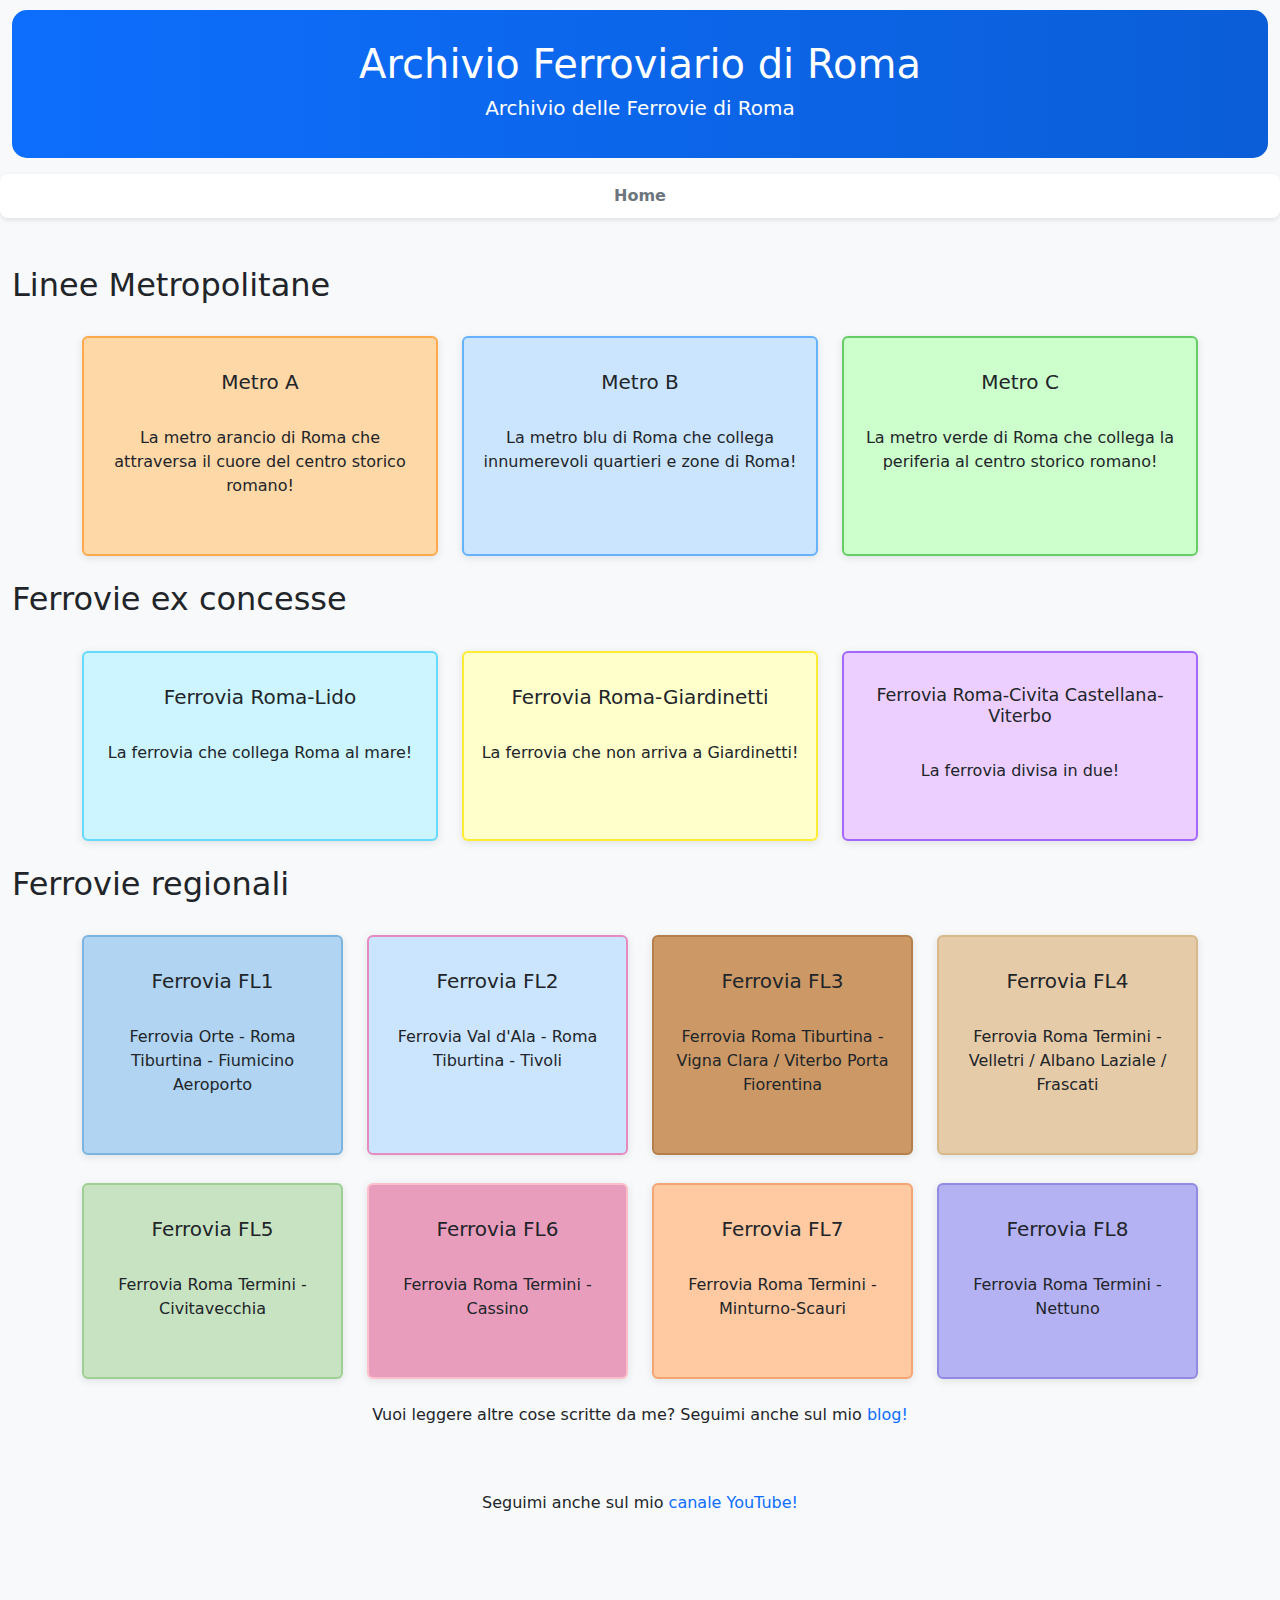
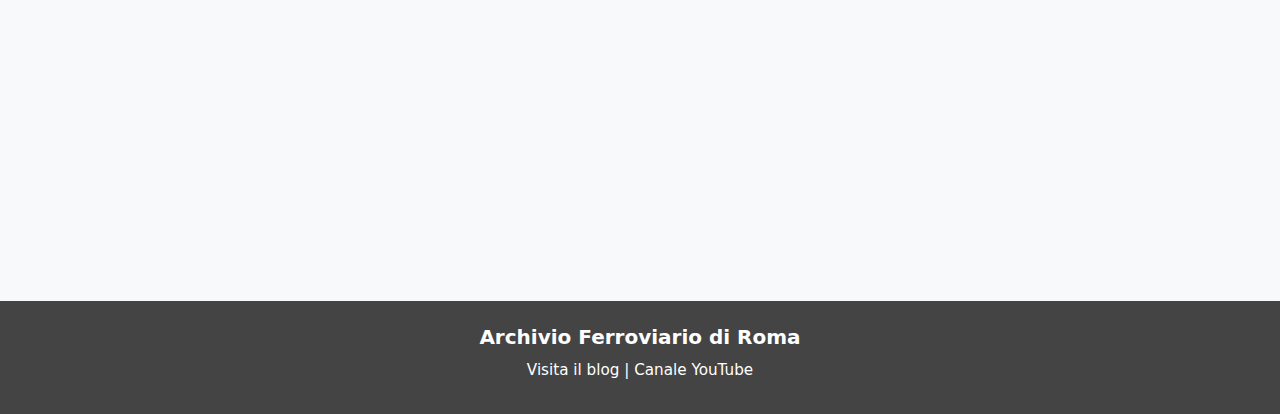
<file: index.html>
<!DOCTYPE html>
<html lang="en">

<head>
  <meta charset="UTF-8">
  <meta name="viewport" content="width=device-width, initial-scale=1.0">
  <link rel="stylesheet" href="bootstrap/bootstrap.min.css">
  <script src="js/bootstrap.bundle.min.js"></script>
  <link rel="stylesheet" href="css/style-min.css">
  <link rel="icon" href="img/MB100.jpg">
  <title>Archivio Ferroviario di Roma</title>
</head>

<body>
  <!-- Header -->
  <div class="container-fluid">
    <header class="text-center headerhome">
      <h1>Archivio Ferroviario di Roma</h1>
      <h5>Archivio delle Ferrovie di Roma</h5>
    </header>
  </div>

  <!-- Breadcrumb -->
  <div class="container-fluid text-center bc mt-3">
    <nav aria-label="breadcrumb">
      <ol class="breadcrumb justify-content-center">
        <li class="breadcrumb-item active" aria-current="page">Home</li>
      </ol>
    </nav>
  </div>

  <!--Metropolitane-->
  <div class="container-fluid mt-5">
    <h2>Linee Metropolitane</h2>
  </div>

  <!--Card Metro A-->
  <div class="container">
    <div class="row d-flex flex-wrap row-cols-1 row-cols-md-3 g-4 justify-content-center">
      <div class="col-md-4 d-flex">
        <div class="card card-a w-100 mt-4 h-100">
          <div class="card-body">
            <h5 class="card-title text-center mt-3">Metro A</h5>
            <p class="card-text text-center pt-4">La metro arancio di Roma che attraversa il cuore del centro storico
              romano!</p>
            <a href="pagine/Metro-A.html" class="stretched-link"></a>
          </div>
        </div>
      </div>

      <!-- Card Metro B -->
      <div class="col-md-4 d-flex">
        <div class="card card-b w-100 mt-4 h-100">
          <div class="card-body">
            <h5 class="card-title text-center mt-3">Metro B</h5>
            <p class="card-text text-center pt-4">La metro blu di Roma che collega innumerevoli quartieri e zone di
              Roma!</p>
            <a href="pagine/Metro-B.html" class="stretched-link"></a>
          </div>
        </div>
      </div>

      <!-- Card Metro C -->
      <div class="col-md-4 d-flex">
        <div class="card card-c w-100 mt-4 h-100">
          <div class="card-body">
            <h5 class="card-title text-center mt-3">Metro C</h5>
            <p class="card-text text-center pt-4">La metro verde di Roma che collega la periferia al centro storico
              romano!</p>
            <a href="pagine/Metro-C.html" class="stretched-link"></a>
          </div>
        </div>
      </div>
    </div>
  </div>

  <!--Ex concesse-->
  <div class="container-fluid mt-5">
    <h2>Ferrovie ex concesse</h2>
  </div>

  <!--Card Lido-->
  <div class="container">
    <div class="row d-flex flex-wrap row-cols-1 row-cols-md-3 g-4 justify-content-center">
      <div class="col-md-4 d-flex">
        <div class="card card-lido w-100 mt-4 h-100">
          <div class="card-body">
            <h5 class="card-title text-center mt-3">Ferrovia Roma-Lido</h5>
            <p class="card-text text-center pt-4">La ferrovia che collega Roma al mare!</p>
            <a href="pagine/Lido.html" class="stretched-link">
            </a>
          </div>
        </div>
      </div>

      <!-- Card Giardinetti -->
      <div class="col-md-4 d-flex">
        <div class="card card-giardinetti w-100 mt-4 h-100">
          <div class="card-body">
            <h5 class="card-title text-center mt-3">Ferrovia Roma-Giardinetti</h5>
            <p class="card-text text-center pt-4">La ferrovia che non arriva a Giardinetti!</p>
            <a href="pagine/Giardinetti.html" class="stretched-link"></a>
          </div>
        </div>
      </div>

      <!-- Card Viterbo -->
      <div class="col-md-4 d-flex">
        <div class="card card-viterbo w-100 mt-4 h-100">
          <div class="card-body">
            <h5 class="card-title card-title-long text-center mt-3">Ferrovia Roma-Civita Castellana-Viterbo</h5>
            <p class="card-text text-center pt-4">La ferrovia divisa in due!</p>
            <a href="pagine/viterbo.html" class="stretched-link"></a>
          </div>
        </div>
      </div>
    </div>
  </div>

  <!-- Regionali -->
  <div class="container-fluid mt-5">
    <h2>Ferrovie regionali</h2>
  </div>

  <!--Crads regionali-->
  <div class="container">
    <div class="row d-flex flex-wrap row-cols-1 row-cols-md-4 g-4 justify-content-center">
      <div class="col-md-3 d-flex">
        <div class="card card-fl1 w-100 mt-4 h-100">
          <div class="card-body">
            <h5 class="card-title text-center mt-3">Ferrovia FL1</h5>
            <p class="card-text text-center pt-4">Ferrovia Orte - Roma Tiburtina - Fiumicino Aeroporto</p>
            <a href="pagine/fl1.html" class="stretched-link"></a>
          </div>
        </div>
      </div>
      <div class="col-md-3 d-flex">
        <div class="card card-fl2 w-100 mt-4 h-100">
          <div class="card-body">
            <h5 class="card-title text-center mt-3">Ferrovia FL2</h5>
            <p class="card-text text-center pt-4">Ferrovia Val d'Ala - Roma Tiburtina - Tivoli</p>
            <a href="pagine/fl2.html" class="stretched-link"></a>
          </div>
        </div>
      </div>
      <div class="col-md-3 d-flex">
        <div class="card card-fl3 w-100 mt-4 h-100">
          <div class="card-body">
            <h5 class="card-title text-center mt-3">Ferrovia FL3</h5>
            <p class="card-text text-center pt-4">Ferrovia Roma Tiburtina - Vigna Clara / Viterbo Porta Fiorentina</p>
            <a href="pagine/fl3.html" class="stretched-link"></a>
          </div>
        </div>
      </div>
      <div class="col-md-3 d-flex">
        <div class="card card-fl4 w-100 mt-4 h-100">
          <div class="card-body">
            <h5 class="card-title text-center mt-3">Ferrovia FL4</h5>
            <p class="card-text text-center pt-4">Ferrovia Roma Termini - Velletri / Albano Laziale / Frascati</p>
            <a href="pagine/fl4.html" class="stretched-link"></a>
          </div>
        </div>
      </div>
    </div>
  </div>
  <div class="container">
    <div class="row d-flex flep-wrap mt-1 row-cols-1 row-cols-md-3 g-4 justify-content-center">
      <div class="col-md-3 d-flex">
        <div class="card card-fl5 w-100 mt-4 h-100">
          <div class="card-body">
            <h5 class="card-title text-center mt-3">Ferrovia FL5</h5>
            <p class="card-text text-center pt-4">Ferrovia Roma Termini - Civitavecchia</p>
            <a href="pagine/fl5.html" class="stretched-link"></a>
          </div>
        </div>
      </div>
      <div class="col-md-3 d-flex">
        <div class="card card-fl6 w-100 mt-4 h-100">
          <div class="card-body">
            <h5 class="card-title text-center mt-3">Ferrovia FL6</h5>
            <p class="card-text text-center pt-4">Ferrovia Roma Termini - Cassino</p>
            <a href="pagine/fl6.html" class="stretched-link"></a>
          </div>
        </div>
      </div>
      <div class="col-md-3 d-flex">
        <div class="card card-fl7 w-100 mt-4 h-100">
          <div class="card-body">
            <h5 class="card-title text-center mt-3">Ferrovia FL7</h5>
            <p class="card-text text-center pt-4">Ferrovia Roma Termini - Minturno-Scauri</p>
            <a href="pagine/fl7.html" class="stretched-link"></a>
          </div>
        </div>
      </div>
      <div class="col-md-3 d-flex">
        <div class="card card-fl8 w-100 mt-4 h-100">
          <div class="card-body">
            <h5 class="card-title text-center mt-3">Ferrovia FL8</h5>
            <p class="card-text text-center pt-4">Ferrovia Roma Termini - Nettuno</p>
            <a href="pagine/fl8.html" class="stretched-link"></a>
          </div>
        </div>
      </div>
    </div>
  </div>
  <div class="container pt-5">
    <p class="text-center">
      Vuoi leggere altre cose scritte da me? Seguimi anche sul mio<a href="https://metroferrovieromane.altervista.org/">
        blog!</a>
    </p>
  </div>
  <div class="container-fluid pt-5 text-center">
    <p class="text-center"> Seguimi anche sul mio
      <a href="https://www.youtube.com/@MetroFerrovieRomane"> canale
        YouTube!
      </a>
    </p>
    <iframe width="560" height="315" src="https://www.youtube.com/embed/x7KfeqK9Hk4?si=lKDxGeltSTs2gFED"
      title="YouTube video player" frameborder="0"
      allow="accelerometer; autoplay; clipboard-write; encrypted-media; gyroscope; picture-in-picture; web-share"
      referrerpolicy="strict-origin-when-cross-origin" allowfullscreen>
    </iframe>
  </div>
  <footer class="container-fluid text-center text-white py-4 mt-5 footer-custom">
    <h5>Archivio Ferroviario di Roma</h5>
    <p>
      <a href="https://metroferrovieromane.altervista.org/" target="_blank" class="text-white">
        Visita il blog
      </a> |
      <a href="https://www.youtube.com/@MetroFerrovieRomane" target="_blank" class="text-white">
        Canale YouTube
      </a>
    </p>
    <!-- <p class="mb-0">© 2025 Archivio Ferroviario di Roma — Tutti i diritti riservati</p> -->
  </footer>
</body>


</body>



</html>
</file>
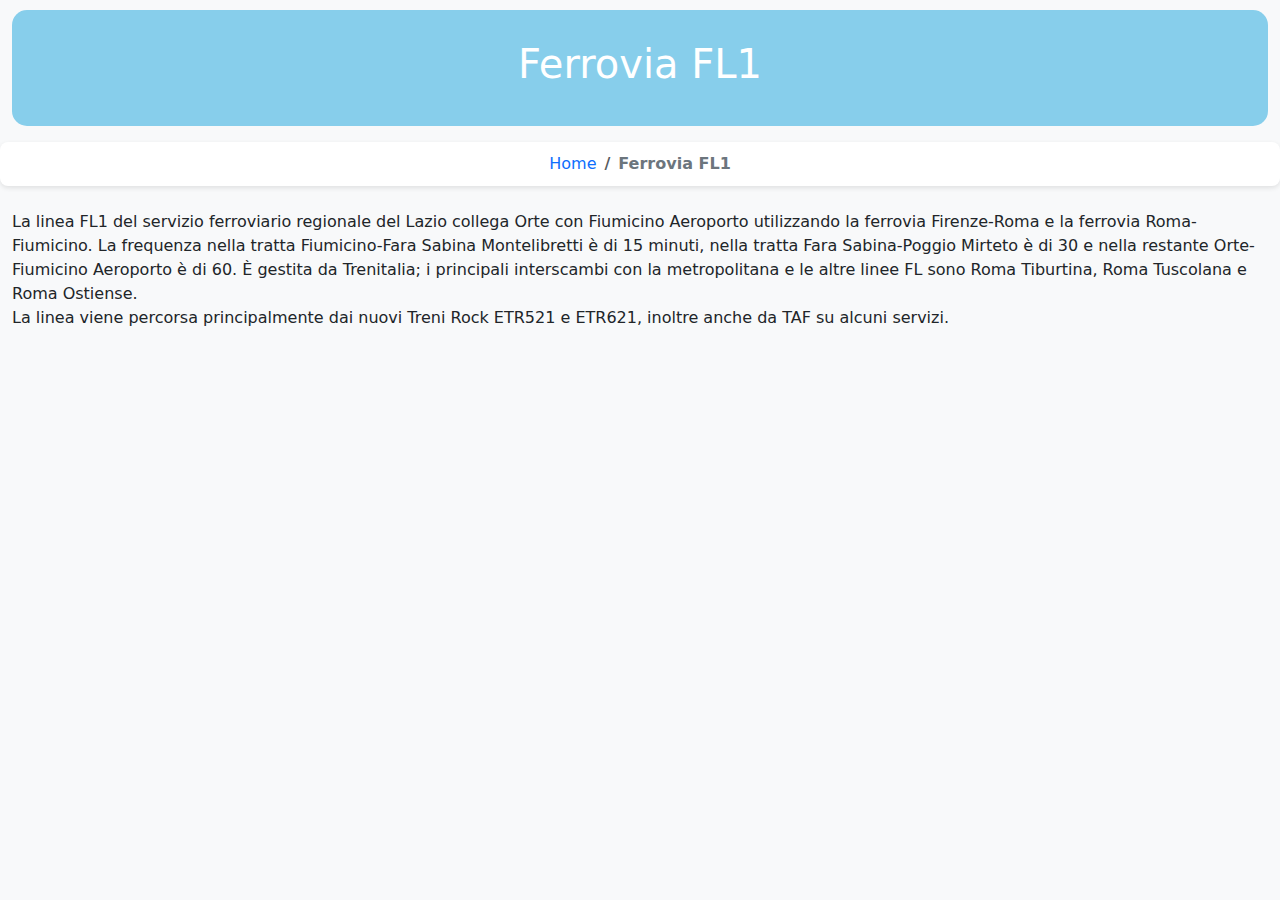
<file: pagine/fl1.html>
<!DOCTYPE html>
<html lang="it">

<head>
    <meta charset="UTF-8">
    <meta name="viewport" content="width=device-width, initial-scale=1.0">
    <link rel="stylesheet" href="../bootstrap/bootstrap.min.css">
    <script src="../js/bootstrap.bundle.min.js"></script>
    <link rel="stylesheet" href="../css/style.css">
    <link rel="icon" href="../img/MA100.jpeg">
    <title>Ferrovia FL1</title>
</head>

<body>
    <!-- Header -->
    <div class="container-fluid">
        <header class="text-center header-fl1">
            <h1>Ferrovia FL1</h1>
        </header>
    </div>
    <!-- Breadcrumb -->
    <div class="container-fluid text-center bc mt-3">
        <nav aria-label="breadcrumb">
            <ol class="breadcrumb justify-content-center">
                <li class="breadcrumb-item"><a href="../index.html">Home</a></li>
                <li class="breadcrumb-item active" aria-current="page">Ferrovia FL1</li>
            </ol>
        </nav>
    </div>
    <!-- Descrizione linea -->
    <div class="container-fluid">
        <p class="mt-4">
            La linea FL1 del servizio ferroviario regionale del Lazio collega Orte con Fiumicino
            Aeroporto utilizzando la ferrovia Firenze-Roma e la ferrovia Roma-Fiumicino. La frequenza
            nella tratta Fiumicino-Fara Sabina Montelibretti è di 15 minuti, nella tratta
            Fara Sabina-Poggio Mirteto è di 30 e nella restante Orte-Fiumicino Aeroporto è di 60. È
            gestita da Trenitalia; i principali interscambi con la metropolitana e le altre linee FL
            sono Roma Tiburtina, Roma Tuscolana e Roma Ostiense.<br>
            La linea viene percorsa principalmente dai nuovi Treni Rock ETR521 e ETR621, inoltre
            anche da TAF su alcuni servizi.
    </div>
</body>
</file>
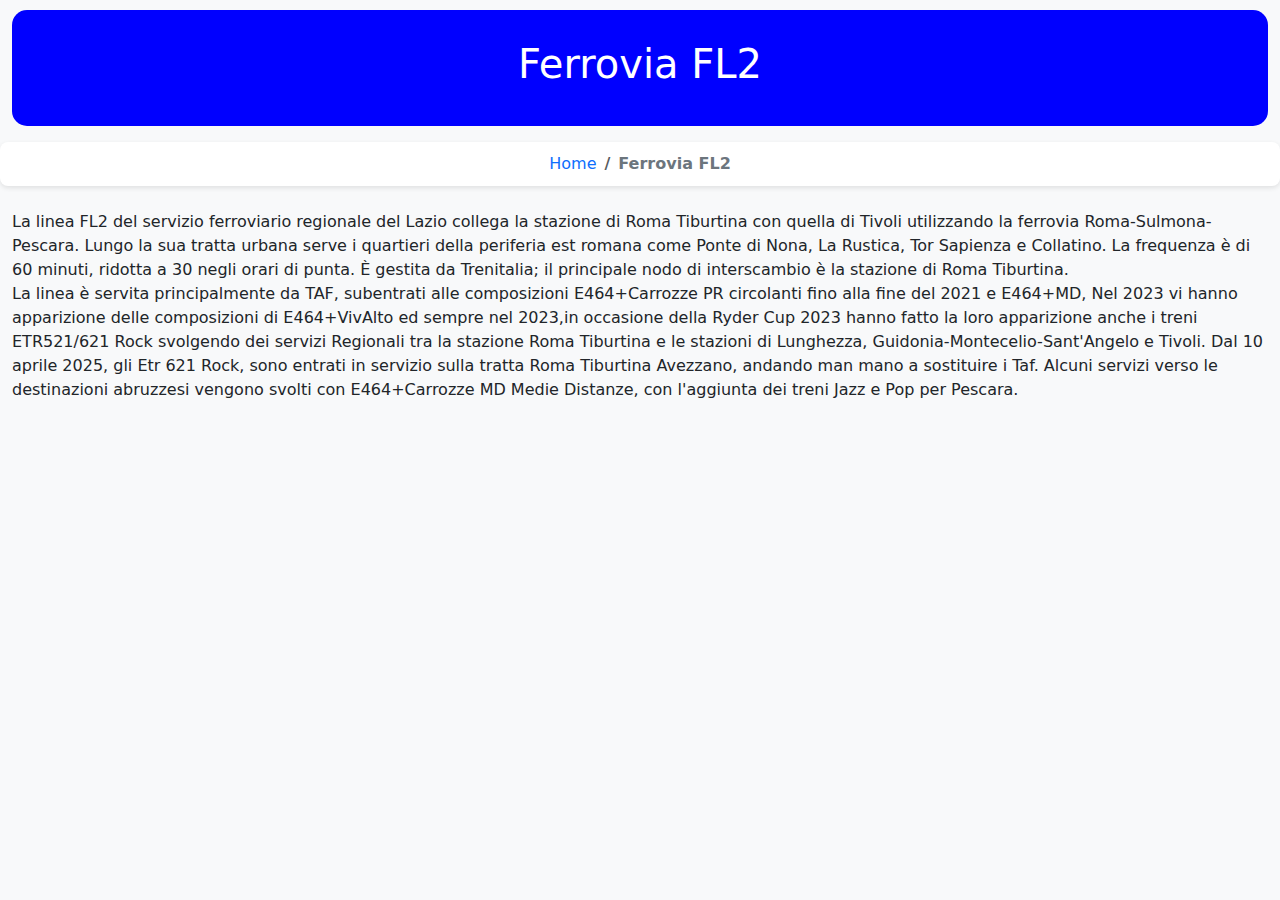
<file: pagine/fl2.html>
<!DOCTYPE html>
<html lang="it">

<head>
    <meta charset="UTF-8">
    <meta name="viewport" content="width=device-width, initial-scale=1.0">
    <link rel="stylesheet" href="../bootstrap/bootstrap.min.css">
    <script src="../js/bootstrap.bundle.min.js"></script>
    <link rel="stylesheet" href="../css/style.css">
    <link rel="icon" href="../img/MA100.jpeg">
    <title>Ferrovia FL1</title>
</head>

<body>
    <!-- Header -->
    <div class="container-fluid">
        <header class="text-center header-fl2">
            <h1>Ferrovia FL2</h1>
        </header>
    </div>
    <!-- Breadcrumb -->
    <div class="container-fluid text-center bc mt-3">
        <nav aria-label="breadcrumb">
            <ol class="breadcrumb justify-content-center">
                <li class="breadcrumb-item"><a href="../index.html">Home</a></li>
                <li class="breadcrumb-item active" aria-current="page">Ferrovia FL2</li>
            </ol>
        </nav>
    </div>
    <!-- Descrizione linea -->
    <div class="container-fluid">
        <p class="mt-4">
            La linea FL2 del servizio ferroviario regionale del Lazio collega la stazione di Roma
            Tiburtina con quella di Tivoli utilizzando la ferrovia Roma-Sulmona-Pescara. Lungo la
            sua tratta urbana serve i quartieri della periferia est romana come Ponte di Nona,
            La Rustica, Tor Sapienza e Collatino. La frequenza è di 60 minuti, ridotta a 30 negli
            orari di punta. È gestita da Trenitalia; il principale nodo di interscambio è la
            stazione di Roma Tiburtina. <br>
            La linea è servita principalmente da TAF, subentrati alle composizioni E464+Carrozze PR
            circolanti fino alla fine del 2021 e E464+MD, Nel 2023 vi hanno apparizione delle
            composizioni di E464+VivAlto ed sempre nel 2023,in occasione della Ryder Cup 2023 hanno
            fatto la loro apparizione anche i treni ETR521/621 Rock svolgendo dei servizi Regionali
            tra la stazione Roma Tiburtina e le stazioni di Lunghezza,
            Guidonia-Montecelio-Sant'Angelo e Tivoli. Dal 10 aprile 2025, gli Etr 621 Rock, sono
            entrati in servizio sulla tratta Roma Tiburtina Avezzano, andando man mano a sostituire
            i Taf. Alcuni servizi verso le destinazioni abruzzesi vengono svolti con E464+Carrozze
            MD Medie Distanze, con l'aggiunta dei treni Jazz e Pop per Pescara.
        </p>
    </div>
</body>
</file>
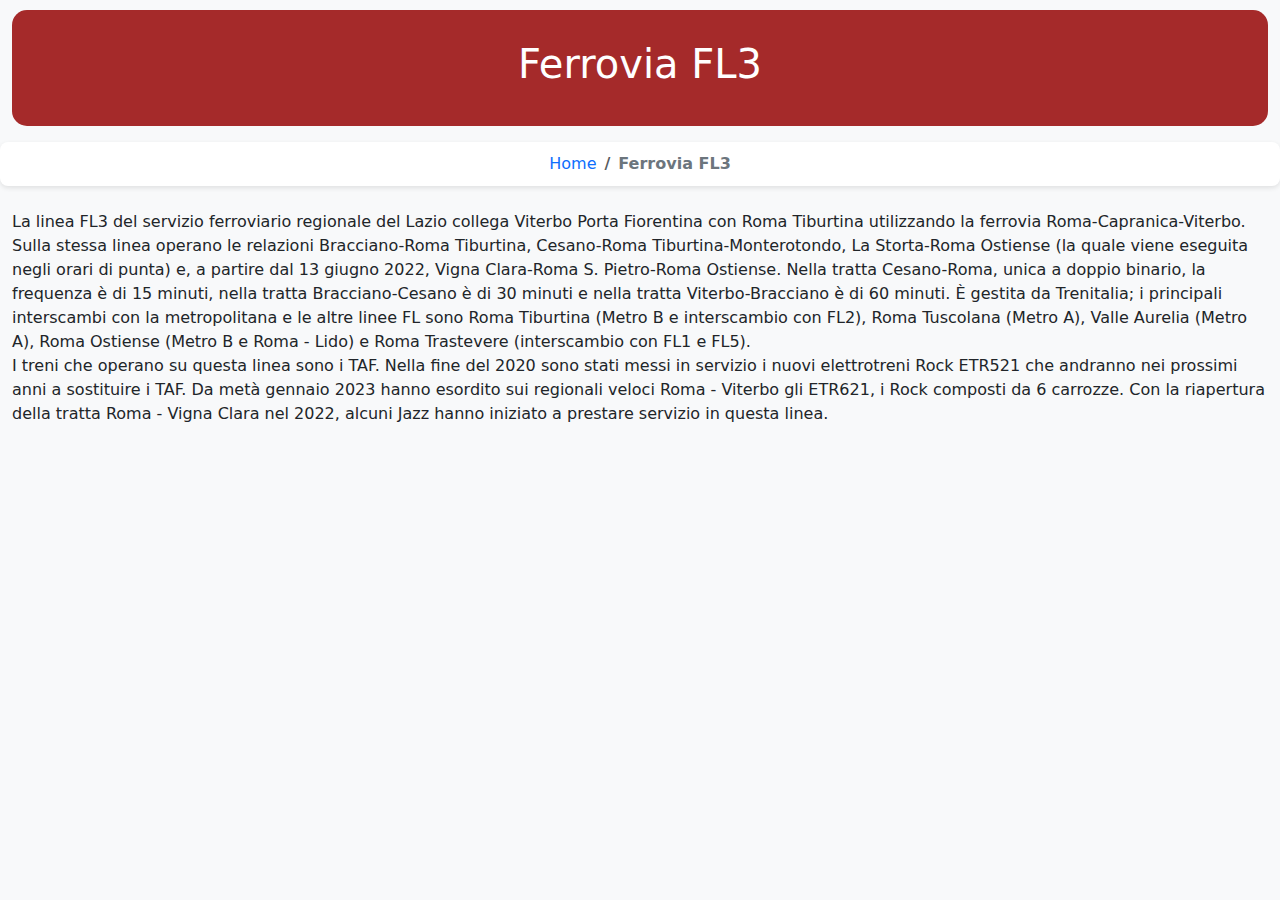
<file: pagine/fl3.html>
<!DOCTYPE html>
<html lang="it">

<head>
    <meta charset="UTF-8">
    <meta name="viewport" content="width=device-width, initial-scale=1.0">
    <link rel="stylesheet" href="../bootstrap/bootstrap.min.css">
    <script src="../js/bootstrap.bundle.min.js"></script>
    <link rel="stylesheet" href="../css/style.css">
    <link rel="icon" href="../img/MA100.jpeg">
    <title>Ferrovia FL4</title>
</head>

<body>
    <!-- Header -->
    <div class="container-fluid">
        <header class="text-center header-fl3">
            <h1>Ferrovia FL3</h1>
        </header>
    </div>
    <!-- Breadcrumb -->
    <div class="container-fluid text-center bc mt-3">
        <nav aria-label="breadcrumb">
            <ol class="breadcrumb justify-content-center">
                <li class="breadcrumb-item"><a href="../index.html">Home</a></li>
                <li class="breadcrumb-item active" aria-current="page">Ferrovia FL3</li>
            </ol>
        </nav>
    </div>
    <!-- Descrizione linea -->
    <div class="container-fluid">
        <p class="mt-4">
            La linea FL3 del servizio ferroviario regionale del Lazio collega Viterbo Porta Fiorentina 
            con Roma Tiburtina utilizzando la ferrovia Roma-Capranica-Viterbo. Sulla stessa linea 
            operano le relazioni Bracciano-Roma Tiburtina, Cesano-Roma Tiburtina-Monterotondo, La Storta-Roma Ostiense 
            (la quale viene eseguita negli orari di punta) e, a partire dal 13 giugno 2022, Vigna Clara-Roma S. Pietro-Roma Ostiense. 
            Nella tratta Cesano-Roma, unica a doppio binario, la frequenza è di 15 minuti, nella tratta Bracciano-Cesano è di 30 
            minuti e nella tratta Viterbo-Bracciano è di 60 minuti. È gestita da Trenitalia; i principali interscambi con la 
            metropolitana e le altre linee FL sono Roma Tiburtina (Metro B e interscambio con FL2), Roma Tuscolana (Metro A), 
            Valle Aurelia (Metro A), Roma Ostiense (Metro B e Roma - Lido) e Roma Trastevere (interscambio con FL1 e FL5).<br>
            I treni che operano su questa linea sono i TAF. Nella fine del 2020 sono stati messi in servizio i nuovi elettrotreni 
            Rock ETR521 che andranno nei prossimi anni a sostituire i TAF. Da metà gennaio 2023 hanno esordito sui regionali veloci 
            Roma - Viterbo gli ETR621, i Rock composti da 6 carrozze. Con la riapertura della tratta Roma - Vigna Clara nel 2022, 
            alcuni Jazz hanno iniziato a prestare servizio in questa linea.
        </p>
    </div>
</body>
</file>
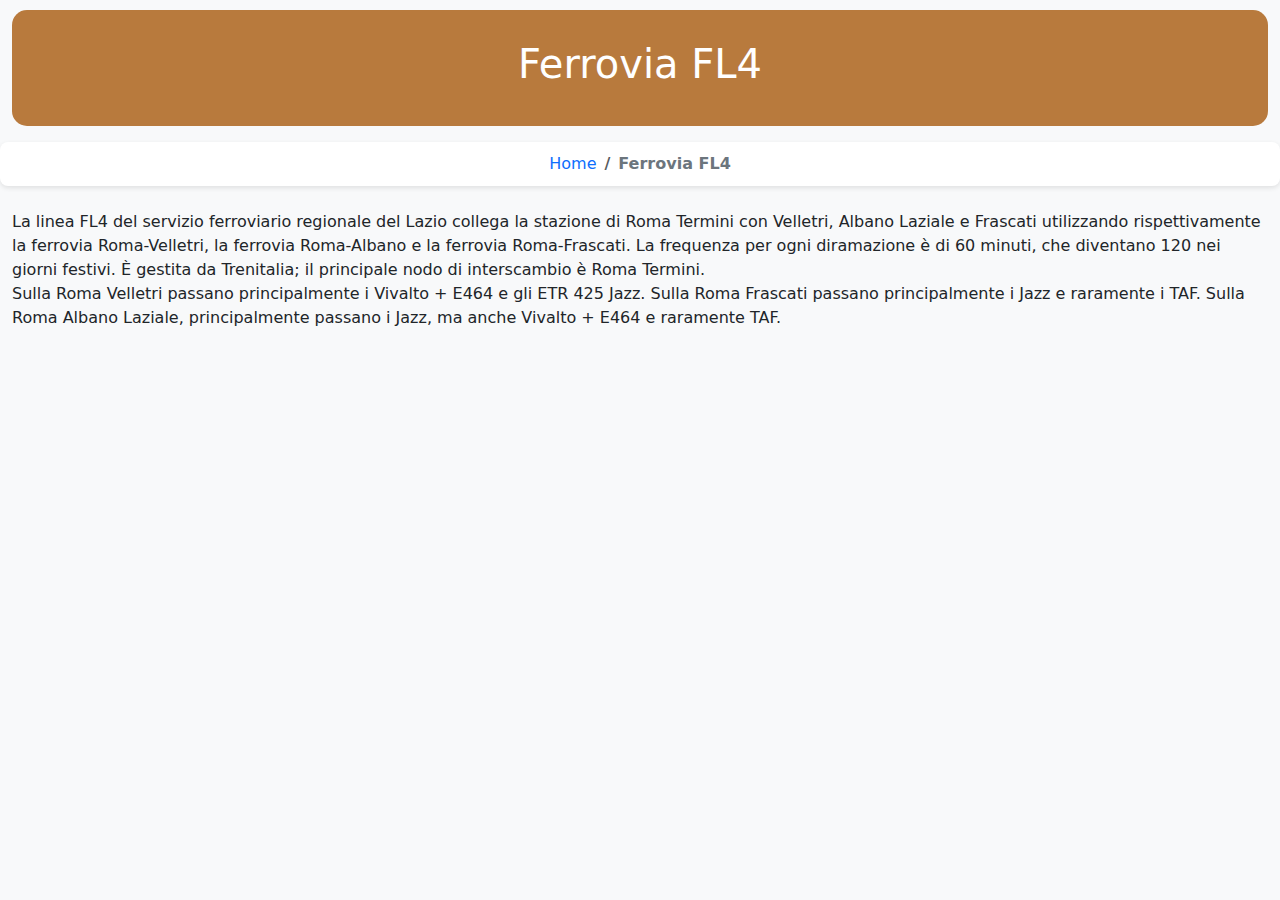
<file: pagine/fl4.html>
<!DOCTYPE html>
<html lang="it">

<head>
    <meta charset="UTF-8">
    <meta name="viewport" content="width=device-width, initial-scale=1.0">
    <link rel="stylesheet" href="../bootstrap/bootstrap.min.css">
    <script src="../js/bootstrap.bundle.min.js"></script>
    <link rel="stylesheet" href="../css/style.css">
    <link rel="icon" href="../img/MA100.jpeg">
    <title>Ferrovia FL4</title>
</head>

<body>
    <!-- Header -->
    <div class="container-fluid">
        <header class="text-center header-fl4">
            <h1>Ferrovia FL4</h1>
        </header>
    </div>
    <!-- Breadcrumb -->
    <div class="container-fluid text-center bc mt-3">
        <nav aria-label="breadcrumb">
            <ol class="breadcrumb justify-content-center">
                <li class="breadcrumb-item"><a href="../index.html">Home</a></li>
                <li class="breadcrumb-item active" aria-current="page">Ferrovia FL4</li>
            </ol>
        </nav>
    </div>
    <!-- Descrizione linea -->
    <div class="container-fluid">
        <p class="mt-4">
          La linea FL4 del servizio ferroviario regionale del Lazio collega la stazione di Roma Termini con Velletri, Albano Laziale e 
          Frascati utilizzando rispettivamente la ferrovia Roma-Velletri, la ferrovia Roma-Albano e la ferrovia Roma-Frascati. La 
          frequenza per ogni diramazione è di 60 minuti, che diventano 120 nei giorni festivi. È gestita da Trenitalia; il principale 
          nodo di interscambio è Roma Termini.<br>
          Sulla Roma Velletri passano principalmente i Vivalto + E464 e gli ETR 425 Jazz. Sulla Roma Frascati passano principalmente i 
          Jazz e raramente i TAF. Sulla Roma Albano Laziale, principalmente passano i Jazz, ma anche Vivalto + E464 e raramente TAF.
        </p>
    </div>
</body>
</file>
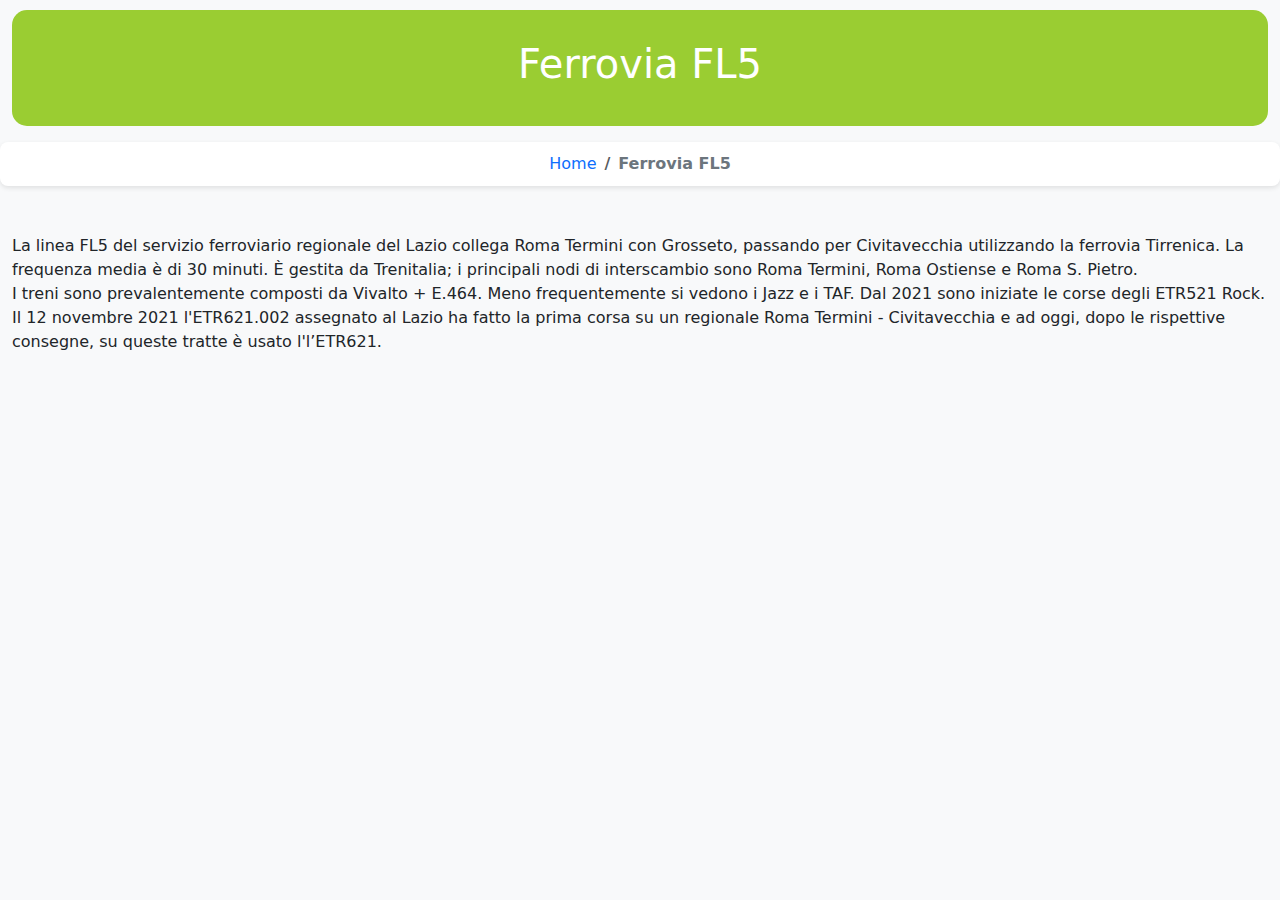
<file: pagine/fl5.html>
<!DOCTYPE html>
<html lang="it">

<head>
    <meta charset="UTF-8">
    <meta name="viewport" content="width=device-width, initial-scale=1.0">
    <link rel="stylesheet" href="../bootstrap/bootstrap.min.css">
    <script src="../js/bootstrap.bundle.min.js"></script>
    <link rel="stylesheet" href="../css/style.css">
    <link rel="icon" href="../img/MA100.jpeg">
    <title>Ferrovia FL5</title>
</head>

<body>
    <!-- Header -->
    <div class="container-fluid">
        <header class="text-center header-fl5">
            <h1>Ferrovia FL5</h1>
        </header>
    </div>
    <!-- Breadcrumb -->
    <div class="container-fluid text-center bc mt-3">
        <nav aria-label="breadcrumb">
            <ol class="breadcrumb justify-content-center">
                <li class="breadcrumb-item"><a href="../index.html">Home</a></li>
                <li class="breadcrumb-item active" aria-current="page">Ferrovia FL5</li>
            </ol>
        </nav>
    </div>
    <!-- Descrizione linea -->
    <div class="container-fluid">
        <p class="mt-5">
          La linea FL5 del servizio ferroviario regionale del Lazio collega Roma Termini con Grosseto, passando per Civitavecchia 
          utilizzando la ferrovia Tirrenica. La frequenza media è di 30 minuti. È gestita da Trenitalia; i principali nodi di 
          interscambio sono Roma Termini, Roma Ostiense e Roma S. Pietro.<br>
          I treni sono prevalentemente composti da Vivalto + E.464. Meno frequentemente si vedono i Jazz e i TAF. Dal 2021 sono 
          iniziate le corse degli ETR521 Rock. Il 12 novembre 2021 l'ETR621.002 assegnato al Lazio ha fatto la prima corsa su un 
          regionale Roma Termini - Civitavecchia e ad oggi, dopo le rispettive consegne, su queste tratte è usato l'l’ETR621.
        </p>
    </div>
</body>
</file>
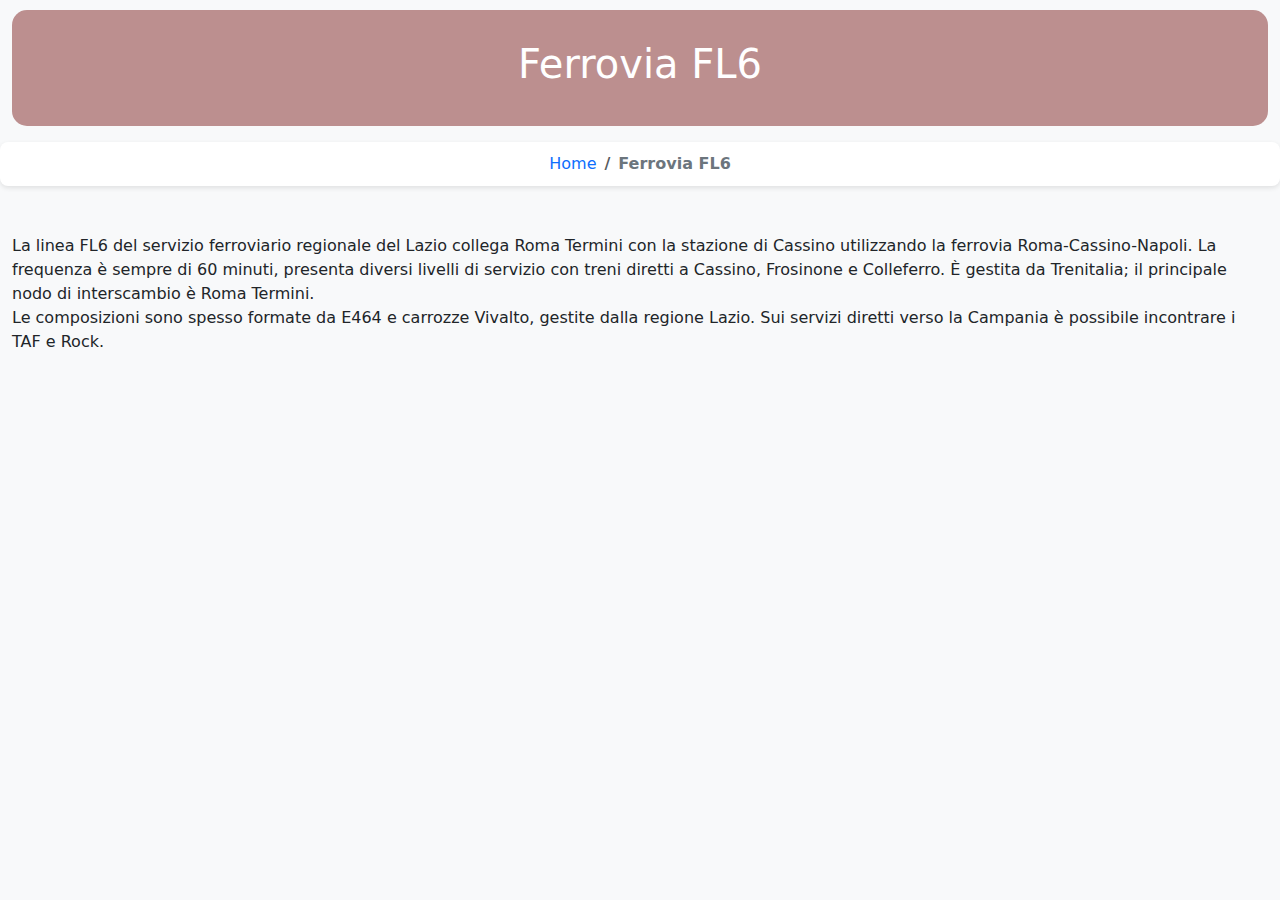
<file: pagine/fl6.html>
<!DOCTYPE html>
<html lang="it">

<head>
    <meta charset="UTF-8">
    <meta name="viewport" content="width=device-width, initial-scale=1.0">
    <link rel="stylesheet" href="../bootstrap/bootstrap.min.css">
    <script src="../js/bootstrap.bundle.min.js"></script>
    <link rel="stylesheet" href="../css/style.css">
    <link rel="icon" href="../img/MA100.jpeg">
    <title>Ferrovia FL6</title>
</head>

<body>
    <!-- Header -->
    <div class="container-fluid">
        <header class="text-center header-fl6">
            <h1>Ferrovia FL6</h1>
        </header>
    </div>
    <!-- Breadcrumb -->
    <div class="container-fluid text-center bc mt-3">
        <nav aria-label="breadcrumb">
            <ol class="breadcrumb justify-content-center">
                <li class="breadcrumb-item"><a href="../index.html">Home</a></li>
                <li class="breadcrumb-item active" aria-current="page">Ferrovia FL6</li>
            </ol>
        </nav>
    </div>
    <!-- Descrizione linea -->
    <div class="container-fluid">
        <p class="mt-5">
          La linea FL6 del servizio ferroviario regionale del Lazio collega Roma Termini con la stazione di Cassino 
          utilizzando la ferrovia Roma-Cassino-Napoli. La frequenza è sempre di 60 minuti, presenta diversi livelli di 
          servizio con treni diretti a Cassino, Frosinone e Colleferro. È gestita da Trenitalia; il principale nodo di 
          interscambio è Roma Termini.<br>
          Le composizioni sono spesso formate da E464 e carrozze Vivalto, gestite dalla regione Lazio. Sui servizi diretti 
          verso la Campania è possibile incontrare i TAF e Rock.
        </p>
    </div>
</body>
</file>
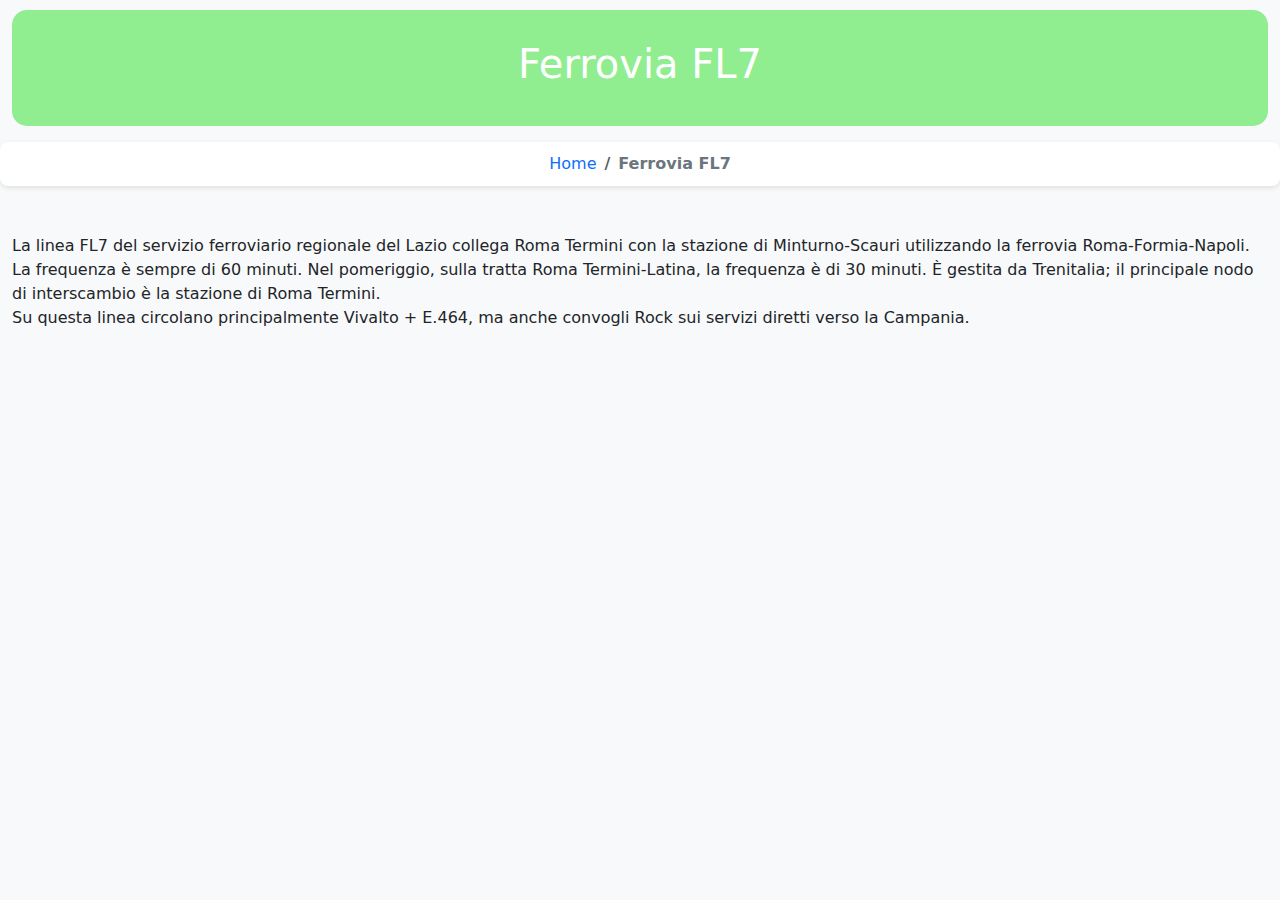
<file: pagine/fl7.html>
<!DOCTYPE html>
<html lang="it">

<head>
    <meta charset="UTF-8">
    <meta name="viewport" content="width=device-width, initial-scale=1.0">
    <link rel="stylesheet" href="../bootstrap/bootstrap.min.css">
    <script src="../js/bootstrap.bundle.min.js"></script>
    <link rel="stylesheet" href="../css/style.css">
    <link rel="icon" href="../img/MA100.jpeg">
    <title>Ferrovia FL7</title>
</head>

<body>
    <!-- Header -->
    <div class="container-fluid">
        <header class="text-center header-fl7">
            <h1>Ferrovia FL7</h1>
        </header>
    </div>
    <!-- Breadcrumb -->
    <div class="container-fluid text-center bc mt-3">
        <nav aria-label="breadcrumb">
            <ol class="breadcrumb justify-content-center">
                <li class="breadcrumb-item"><a href="../index.html">Home</a></li>
                <li class="breadcrumb-item active" aria-current="page">Ferrovia FL7</li>
            </ol>
        </nav>
    </div>
    <!-- Descrizione linea -->
    <div class="container-fluid">
        <p class="mt-5">
          La linea FL7 del servizio ferroviario regionale del Lazio collega Roma Termini con la 
          stazione di Minturno-Scauri utilizzando la ferrovia Roma-Formia-Napoli. La frequenza è sempre di 60 minuti. Nel 
          pomeriggio, sulla tratta Roma Termini-Latina, la frequenza è di 30 minuti. È gestita da Trenitalia; il principale nodo 
          di interscambio è la stazione di Roma Termini.<br> 
          Su questa linea circolano principalmente Vivalto + E.464, ma anche convogli Rock sui servizi diretti verso la Campania.
        </p>
    </div>
</body>
</file>
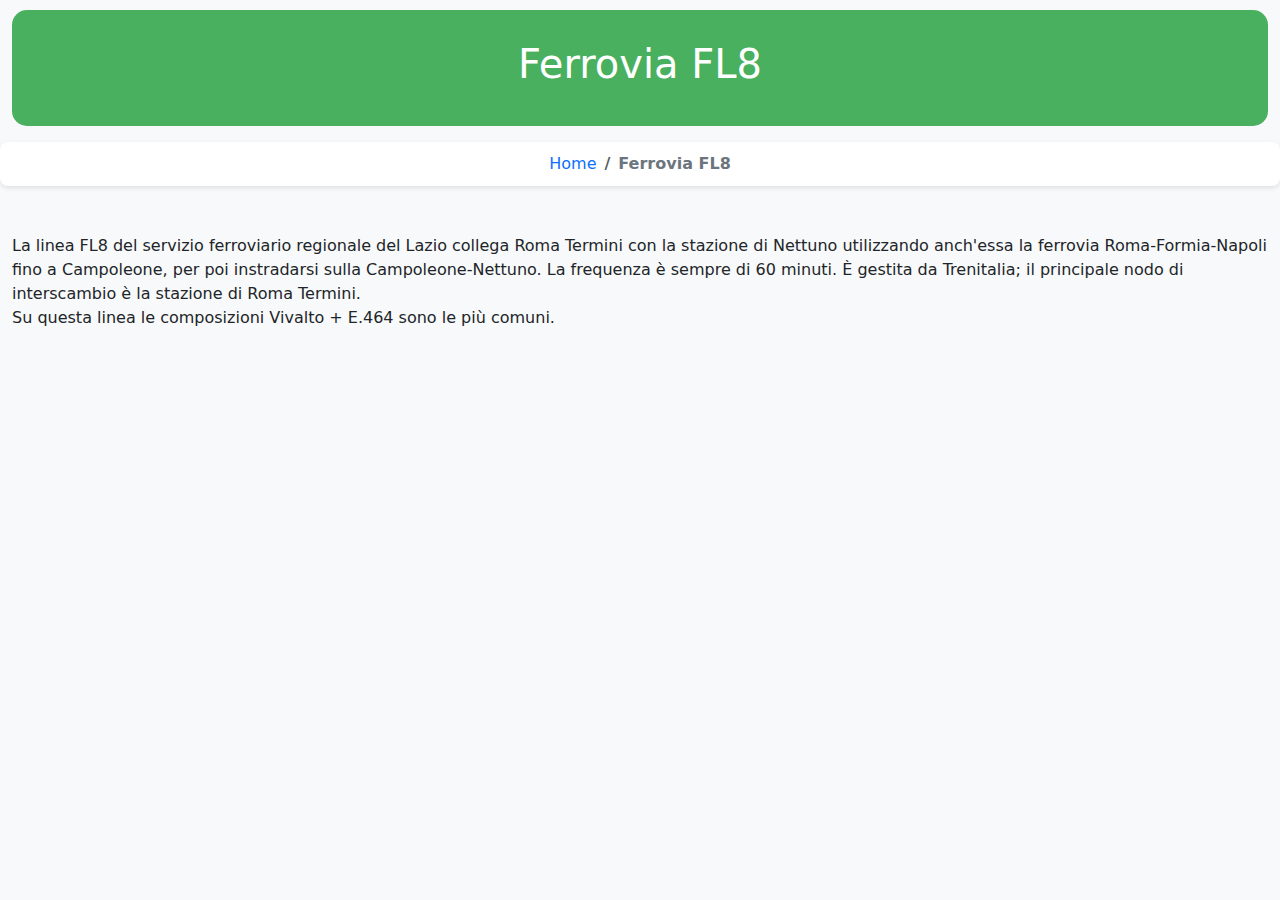
<file: pagine/fl8.html>
<!DOCTYPE html>
<html lang="it">

<head>
    <meta charset="UTF-8">
    <meta name="viewport" content="width=device-width, initial-scale=1.0">
    <link rel="stylesheet" href="../bootstrap/bootstrap.min.css">
    <script src="../js/bootstrap.bundle.min.js"></script>
    <link rel="stylesheet" href="../css/style.css">
    <link rel="icon" href="../img/MA100.jpeg">
    <title>Ferrovia FL8</title>
</head>

<body>
    <!-- Header -->
    <div class="container-fluid">
        <header class="text-center header-fl8">
            <h1>Ferrovia FL8</h1>
        </header>
    </div>
    <!-- Breadcrumb -->
    <div class="container-fluid text-center bc mt-3">
        <nav aria-label="breadcrumb">
            <ol class="breadcrumb justify-content-center">
                <li class="breadcrumb-item"><a href="../index.html">Home</a></li>
                <li class="breadcrumb-item active" aria-current="page">Ferrovia FL8</li>
            </ol>
        </nav>
    </div>
    <!-- Descrizione linea -->
    <div class="container-fluid">
        <p class="mt-5">
            La linea FL8 del servizio ferroviario regionale del Lazio collega Roma Termini con la 
            stazione di Nettuno utilizzando anch'essa la ferrovia Roma-Formia-Napoli fino a Campoleone, per poi instradarsi sulla 
            Campoleone-Nettuno. La frequenza è sempre di 60 minuti. È gestita da Trenitalia; il principale nodo di interscambio è la 
            stazione di Roma Termini.<br>
            Su questa linea le composizioni Vivalto + E.464 sono le più comuni.
        </p>
    </div>
</body>
</file>
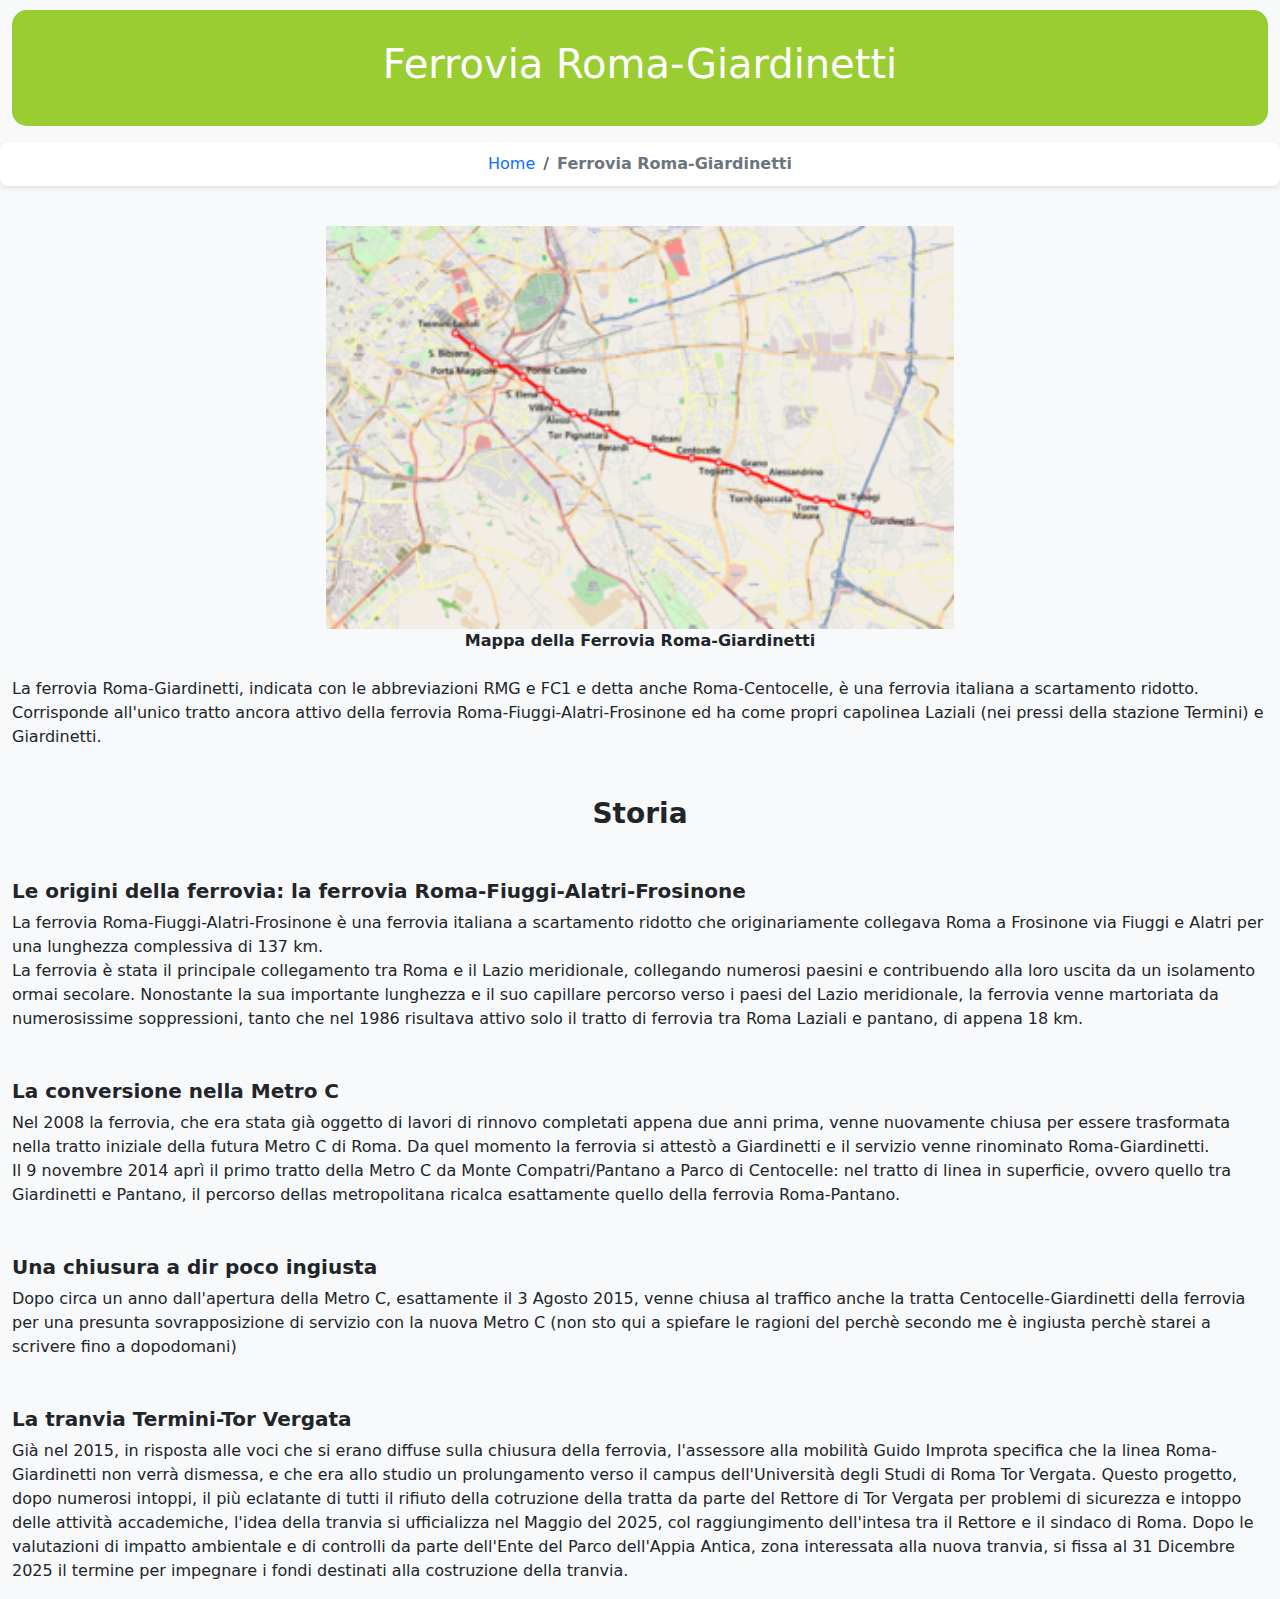
<file: pagine/Giardinetti.html>
<!DOCTYPE html>
<html lang="it">

<head>
    <meta charset="UTF-8">
    <meta name="viewport" content="width=device-width, initial-scale=1.0">
    <link rel="stylesheet" href="../bootstrap/bootstrap.min.css">
    <script src="../js/bootstrap.bundle.min.js"></script>
    <link rel="stylesheet" href="../css/style.css">
    <link rel="icon" href="../img/MA100.jpeg">
    <title>Ferrovia Roma-Giardinetti</title>
</head>

<body>
    <!-- Header -->
    <div class="container-fluid">
        <header class="text-center header-giardinetti">
            <h1>Ferrovia Roma-Giardinetti</h1>
        </header>
    </div>
    <!-- Breadcrumb -->
    <div class="container-fluid text-center bc mt-3">
        <nav aria-label="breadcrumb">
            <ol class="breadcrumb justify-content-center">
                <li class="breadcrumb-item"><a href="../index.html">Home</a></li>
                <li class="breadcrumb-item active" aria-current="page">Ferrovia Roma-Giardinetti</li>
            </ol>
        </nav>
    </div>
        <!-- Foto mappa e descrizione foto -->
    <div class="container-fluid text-center">
        <img class="mt-4" src="../img/mappa-giardinetti.png" alt="Mappa della Metro A" style="width: 50%;">
        <p class="text-center"><strong>Mappa della Ferrovia Roma-Giardinetti</strong></p>
    </div>
    <!-- Descrizione linea -->
    <div class="container-fluid">
        <p class="mt-4">
            La ferrovia Roma-Giardinetti, indicata con le abbreviazioni RMG e FC1 e detta anche Roma-Centocelle, è una ferrovia 
            italiana a scartamento ridotto. Corrisponde all'unico tratto ancora attivo della ferrovia Roma-Fiuggi-Alatri-Frosinone 
            ed ha come propri capolinea Laziali (nei pressi della stazione Termini) e Giardinetti.
        </p>
    </div>
    <!-- Storia -->
    <div class="container-fluid">
        <h3 class="mt-5 text-center"><b>Storia</b></h3>
        <h5 class="mt-5"><b>Le origini della ferrovia: la ferrovia Roma-Fiuggi-Alatri-Frosinone</b></h5>
        <p>
            La ferrovia Roma-Fiuggi-Alatri-Frosinone è una ferrovia italiana a scartamento ridotto che originariamente collegava 
            Roma a Frosinone via Fiuggi e Alatri per una lunghezza complessiva di 137 km.<br>
            La ferrovia è stata il principale collegamento tra Roma e il Lazio meridionale, collegando numerosi paesini e 
            contribuendo alla loro uscita da un isolamento ormai secolare. Nonostante la sua importante lunghezza e il suo capillare 
            percorso verso i paesi del Lazio meridionale, la ferrovia venne martoriata da numerosissime soppressioni, tanto che nel 
            1986 risultava attivo solo il tratto di ferrovia tra Roma Laziali e pantano, di appena 18 km.
        </p>
        <h5 class="mt-5"><b>La conversione nella Metro C</b></h5>
        <p>
            Nel 2008 la ferrovia, che era stata già oggetto di lavori di rinnovo completati appena due anni prima, venne nuovamente 
            chiusa per essere trasformata nella tratto iniziale della futura Metro C di Roma. Da quel momento la ferrovia si attestò
            a Giardinetti e il servizio venne rinominato Roma-Giardinetti.<br>
            Il 9 novembre 2014 aprì il primo tratto della Metro C da Monte Compatri/Pantano a Parco di Centocelle: nel tratto di linea
            in superficie, ovvero quello tra Giardinetti e Pantano, il percorso dellas metropolitana ricalca esattamente quello della 
            ferrovia Roma-Pantano.    
        </p>
        <h5 class="mt-5"><b>Una chiusura a dir poco ingiusta</b></h5>
        <p>
            Dopo circa un anno dall'apertura della Metro C, esattamente il 3 Agosto 2015, venne chiusa al traffico anche la tratta 
            Centocelle-Giardinetti della ferrovia per una presunta sovrapposizione di servizio con la nuova Metro C (non sto qui a 
            spiefare le ragioni del perchè secondo me è ingiusta perchè starei a scrivere fino a dopodomani) 
        </p>
        <h5 class="mt-5"><b>La tranvia Termini-Tor Vergata</b></h5>
        <p>
            Già nel 2015, in risposta alle voci che si erano diffuse sulla chiusura della ferrovia, l'assessore alla mobilità 
            Guido Improta specifica che la linea Roma-Giardinetti non verrà dismessa, e che era allo studio un prolungamento 
            verso il campus dell'Università degli Studi di Roma Tor Vergata. Questo progetto, dopo numerosi intoppi, il più 
            eclatante di tutti il rifiuto della cotruzione della tratta da parte del Rettore di Tor Vergata per problemi di 
            sicurezza e intoppo delle attività accademiche, l'idea della tranvia si ufficializza nel Maggio del 2025, col 
            raggiungimento dell'intesa tra il Rettore e il sindaco di Roma. Dopo le valutazioni di impatto ambientale e di controlli 
            da parte dell'Ente del Parco dell'Appia Antica, zona interessata alla nuova tranvia, si fissa al 31 Dicembre 2025 il termine 
            per impegnare i fondi destinati alla costruzione della tranvia.

        </p>
    </div>
</body>

</html>
</file>
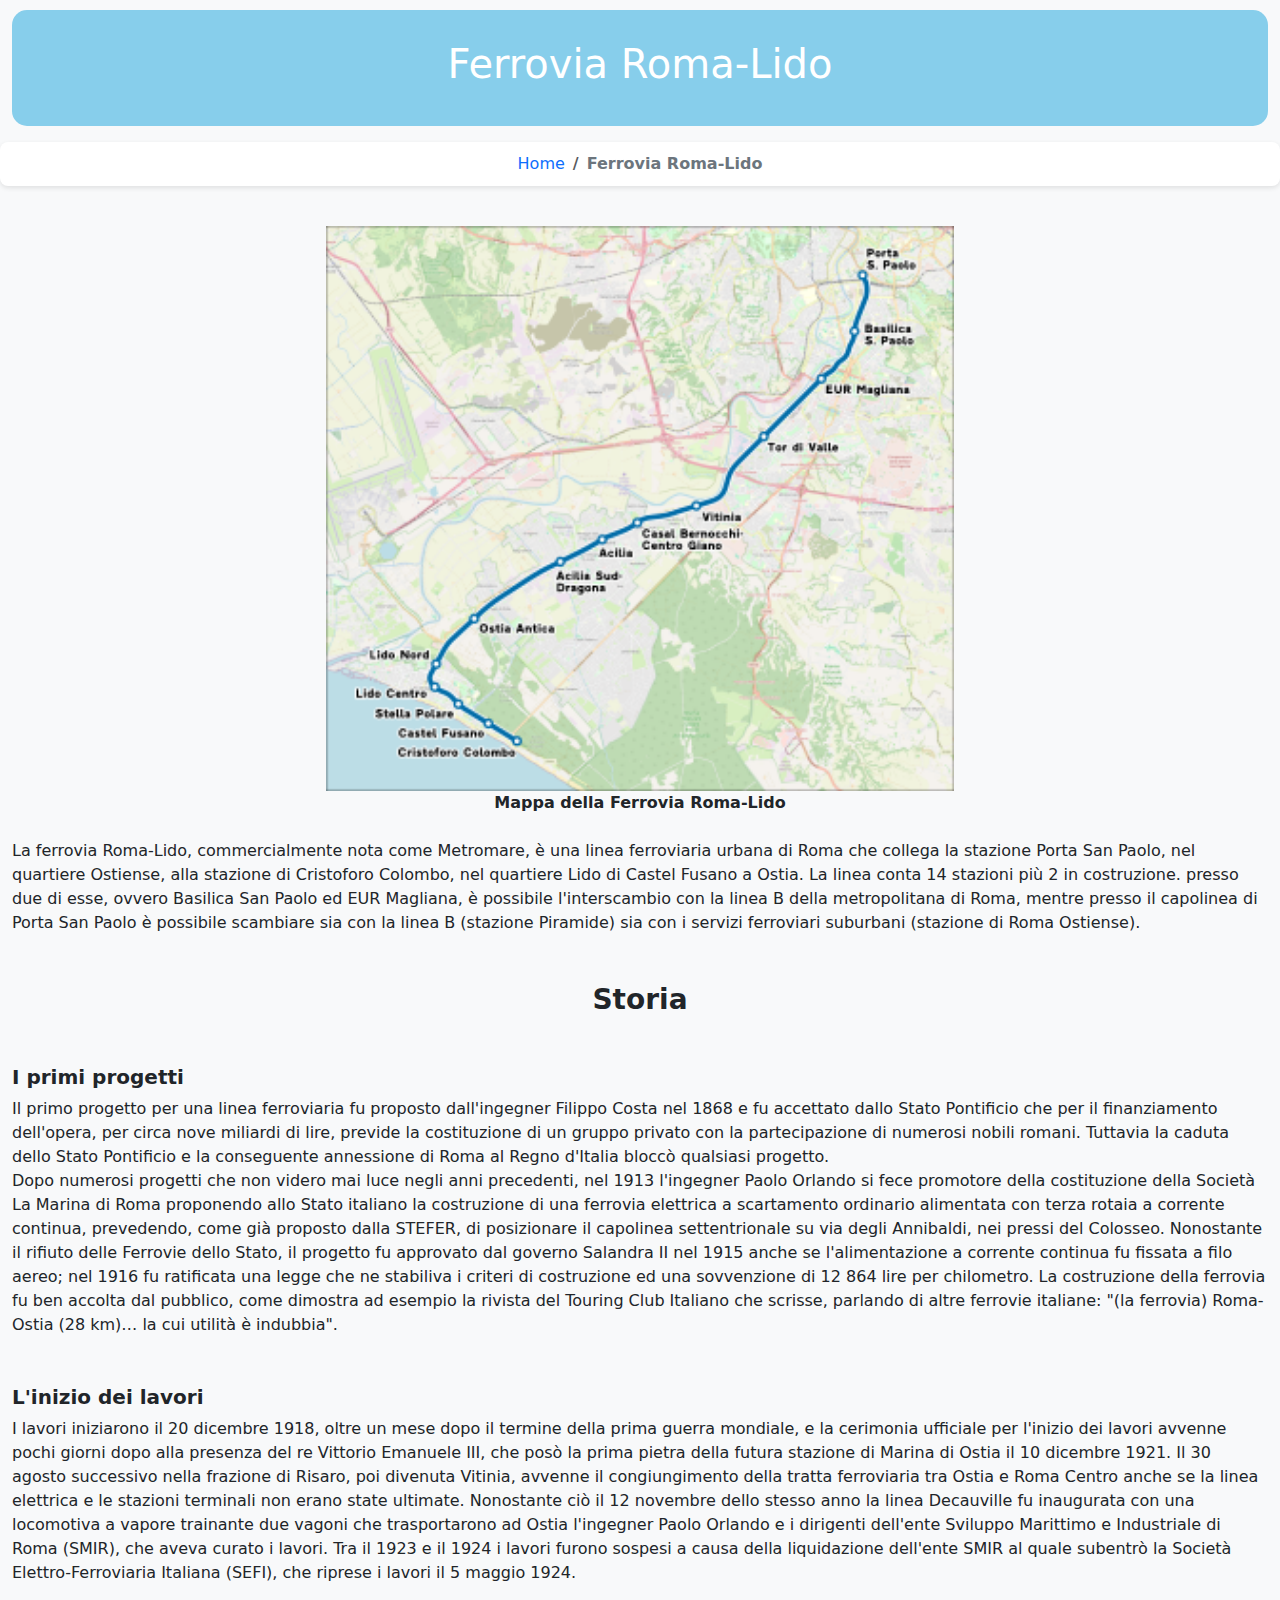
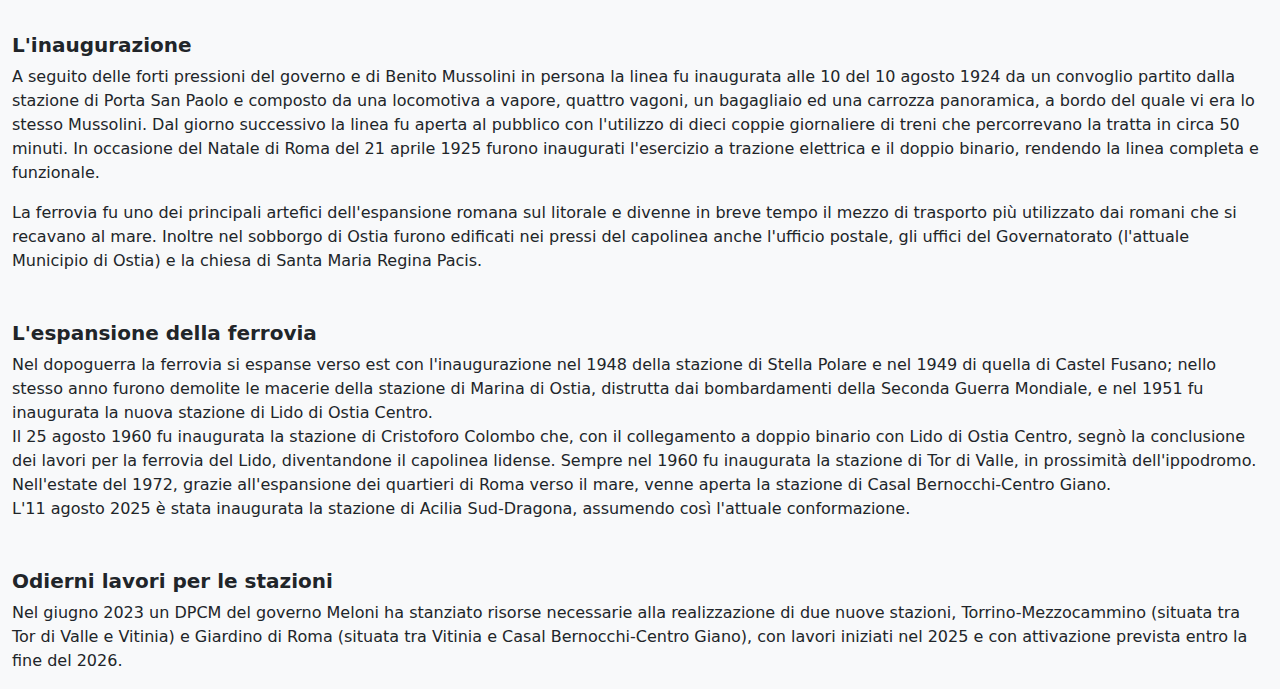
<file: pagine/Lido.html>
<!DOCTYPE html>
<html lang="it">

<head>
    <meta charset="UTF-8">
    <meta name="viewport" content="width=device-width, initial-scale=1.0">
    <link rel="stylesheet" href="../bootstrap/bootstrap.min.css">
    <script src="../js/bootstrap.bundle.min.js"></script>
    <link rel="stylesheet" href="../css/style.css">
    <link rel="icon" href="../img/MA100.jpeg">
    <title>Ferrovia Roma-Lido</title>
</head>

<body>
    <!-- Header -->
    <div class="container-fluid">
        <header class="text-center header-lido">
            <h1>Ferrovia Roma-Lido</h1>
        </header>
    </div>
    <!-- Breadcrumb -->
    <div class="container-fluid text-center bc mt-3">
        <nav aria-label="breadcrumb">
            <ol class="breadcrumb justify-content-center">
                <li class="breadcrumb-item"><a href="../index.html">Home</a></li>
                <li class="breadcrumb-item active" aria-current="page">Ferrovia Roma-Lido</li>
            </ol>
        </nav>
    </div>
    <!-- Foto mappa e descrizione foto -->
    <div class="container-fluid text-center">
        <img class="mt-4" src="../img/mappa-lido.png" alt="Mappa della Roma-Lido" style="width: 50%;">
        <p class="text-center"><strong>Mappa della Ferrovia Roma-Lido</strong></p>
    </div>
    <!-- Descrizione linea -->
    <div class="container-fluid">
        <p class="mt-4">La ferrovia Roma-Lido, commercialmente nota come Metromare, è una linea ferroviaria urbana di
            Roma che
            collega la stazione Porta San Paolo, nel quartiere Ostiense, alla stazione di Cristoforo Colombo, nel
            quartiere
            Lido di Castel Fusano a Ostia. La linea conta 14 stazioni più 2 in costruzione. presso due di esse, ovvero
            Basilica San Paolo ed EUR Magliana, è possibile l'interscambio con la linea B della metropolitana di Roma,
            mentre presso il capolinea di Porta San Paolo è possibile scambiare sia con la linea B (stazione Piramide)
            sia con i
            servizi ferroviari suburbani (stazione di Roma Ostiense).
        </p>
    </div>
    <!-- Storia -->
    <div class="container-fluid">
        <h3 class="mt-5 text-center"><b>Storia</b></h3>
        <h5 class="mt-5"><b>I primi progetti</b></h5>
        <p>
            Il primo progetto per una linea ferroviaria fu proposto dall'ingegner Filippo Costa nel 1868 e fu accettato
            dallo Stato Pontificio che per il finanziamento dell'opera, per circa nove miliardi di lire, previde la
            costituzione
            di un gruppo privato con la partecipazione di numerosi nobili romani. Tuttavia la caduta dello
            Stato
            Pontificio e la conseguente annessione di Roma al Regno d'Italia bloccò qualsiasi progetto.<br>
            Dopo numerosi progetti che non videro mai luce negli anni precedenti, nel 1913 l'ingegner Paolo Orlando si
            fece
            promotore della costituzione della Società La Marina di Roma proponendo allo Stato italiano la costruzione
            di una
            ferrovia elettrica a scartamento ordinario alimentata con terza rotaia a corrente continua, prevedendo, come
            già
            proposto dalla STEFER, di posizionare il capolinea settentrionale su via degli Annibaldi, nei pressi del
            Colosseo. Nonostante il rifiuto delle Ferrovie dello Stato, il progetto fu approvato dal governo Salandra II
            nel 1915
            anche se l'alimentazione a corrente continua fu fissata a filo aereo; nel 1916 fu ratificata una legge che
            ne
            stabiliva i criteri di costruzione ed una sovvenzione di 12 864 lire per chilometro. La costruzione della
            ferrovia fu
            ben accolta dal pubblico, come dimostra ad esempio la rivista del Touring Club Italiano che scrisse,
            parlando di altre
            ferrovie italiane: "(la ferrovia) Roma-Ostia (28 km)… la cui utilità è indubbia".
        </p>
        <h5 class="mt-5"><b>L'inizio dei lavori</b></h5>
        <p>
            I lavori iniziarono il 20 dicembre 1918, oltre un mese dopo il termine della prima guerra mondiale, e la
            cerimonia
            ufficiale per l'inizio dei lavori avvenne pochi giorni dopo alla presenza del re Vittorio Emanuele III, che
            posò la
            prima pietra della futura stazione di Marina di Ostia il 10 dicembre 1921. Il 30 agosto successivo nella
            frazione di
            Risaro, poi divenuta Vitinia, avvenne il congiungimento della tratta ferroviaria tra Ostia e Roma Centro
            anche se la
            linea elettrica e le stazioni terminali non erano state ultimate. Nonostante ciò il 12 novembre dello stesso
            anno la
            linea Decauville fu inaugurata con una locomotiva a vapore trainante due vagoni che trasportarono ad Ostia
            l'ingegner
            Paolo Orlando e i dirigenti dell'ente Sviluppo Marittimo e Industriale di Roma (SMIR), che aveva curato i
            lavori. Tra
            il 1923 e il 1924 i lavori furono sospesi a causa della liquidazione dell'ente SMIR al quale subentrò la
            Società
            Elettro-Ferroviaria Italiana (SEFI), che riprese i lavori il 5 maggio 1924.
        </p>
        <h5 class="mt-5"><b>L'inaugurazione</b></h5>
        <p>
            A seguito delle forti pressioni del governo e di Benito Mussolini in persona la linea fu inaugurata alle 10
            del 10
            agosto 1924 da un convoglio partito dalla stazione di Porta San Paolo e composto da una locomotiva a vapore,
            quattro vagoni, un bagagliaio ed una carrozza panoramica, a bordo del quale vi era lo stesso Mussolini. Dal
            giorno
            successivo la linea fu aperta al pubblico con l'utilizzo di dieci coppie giornaliere di treni che
            percorrevano la
            tratta in circa 50 minuti. In occasione del Natale di Roma del 21 aprile 1925 furono inaugurati l'esercizio
            a trazione
            elettrica e il doppio binario, rendendo la linea completa e funzionale.
        </p>
        <p>
            La ferrovia fu uno dei principali artefici dell'espansione romana sul litorale e divenne in breve tempo il
            mezzo di
            trasporto più utilizzato dai romani che si recavano al mare. Inoltre nel sobborgo di Ostia furono edificati
            nei
            pressi del capolinea anche l'ufficio postale, gli uffici del Governatorato (l'attuale Municipio di Ostia) e
            la chiesa
            di Santa Maria Regina Pacis.
        </p>
        <h5 class="mt-5"><b>L'espansione della ferrovia</b></h5>
        <p>
            Nel dopoguerra la ferrovia si espanse verso est con l'inaugurazione nel 1948 della stazione di Stella Polare
            e nel
            1949 di quella di Castel Fusano; nello stesso anno furono demolite le macerie della stazione di Marina di
            Ostia,
            distrutta dai bombardamenti della Seconda Guerra Mondiale, e nel 1951 fu inaugurata la nuova stazione di
            Lido di Ostia
            Centro.<br>
            Il 25 agosto 1960 fu inaugurata la stazione di Cristoforo Colombo che, con il collegamento a doppio binario
            con Lido
            di Ostia Centro, segnò la conclusione dei lavori per la ferrovia del Lido, diventandone il capolinea
            lidense. Sempre
            nel 1960 fu inaugurata la stazione di Tor di Valle, in prossimità dell'ippodromo. Nell'estate del 1972,
            grazie
            all'espansione dei quartieri di Roma verso il mare, venne aperta la stazione di Casal Bernocchi-Centro
            Giano.<br>
            L'11 agosto 2025 è stata inaugurata la stazione di Acilia Sud-Dragona, assumendo così l'attuale
            conformazione.
        </p>
        <h5 class="mt-5"><b>Odierni lavori per le stazioni</b></h5>
        <p>
            Nel giugno 2023 un DPCM del governo Meloni ha stanziato risorse necessarie alla realizzazione di due nuove
            stazioni,
            Torrino-Mezzocammino (situata tra Tor di Valle e Vitinia) e Giardino di Roma
            (situata tra Vitinia e Casal Bernocchi-Centro Giano), con lavori iniziati nel 2025 e con attivazione
            prevista entro
            la fine del 2026.
        </p>
    </div>
</body>

</html>
</file>
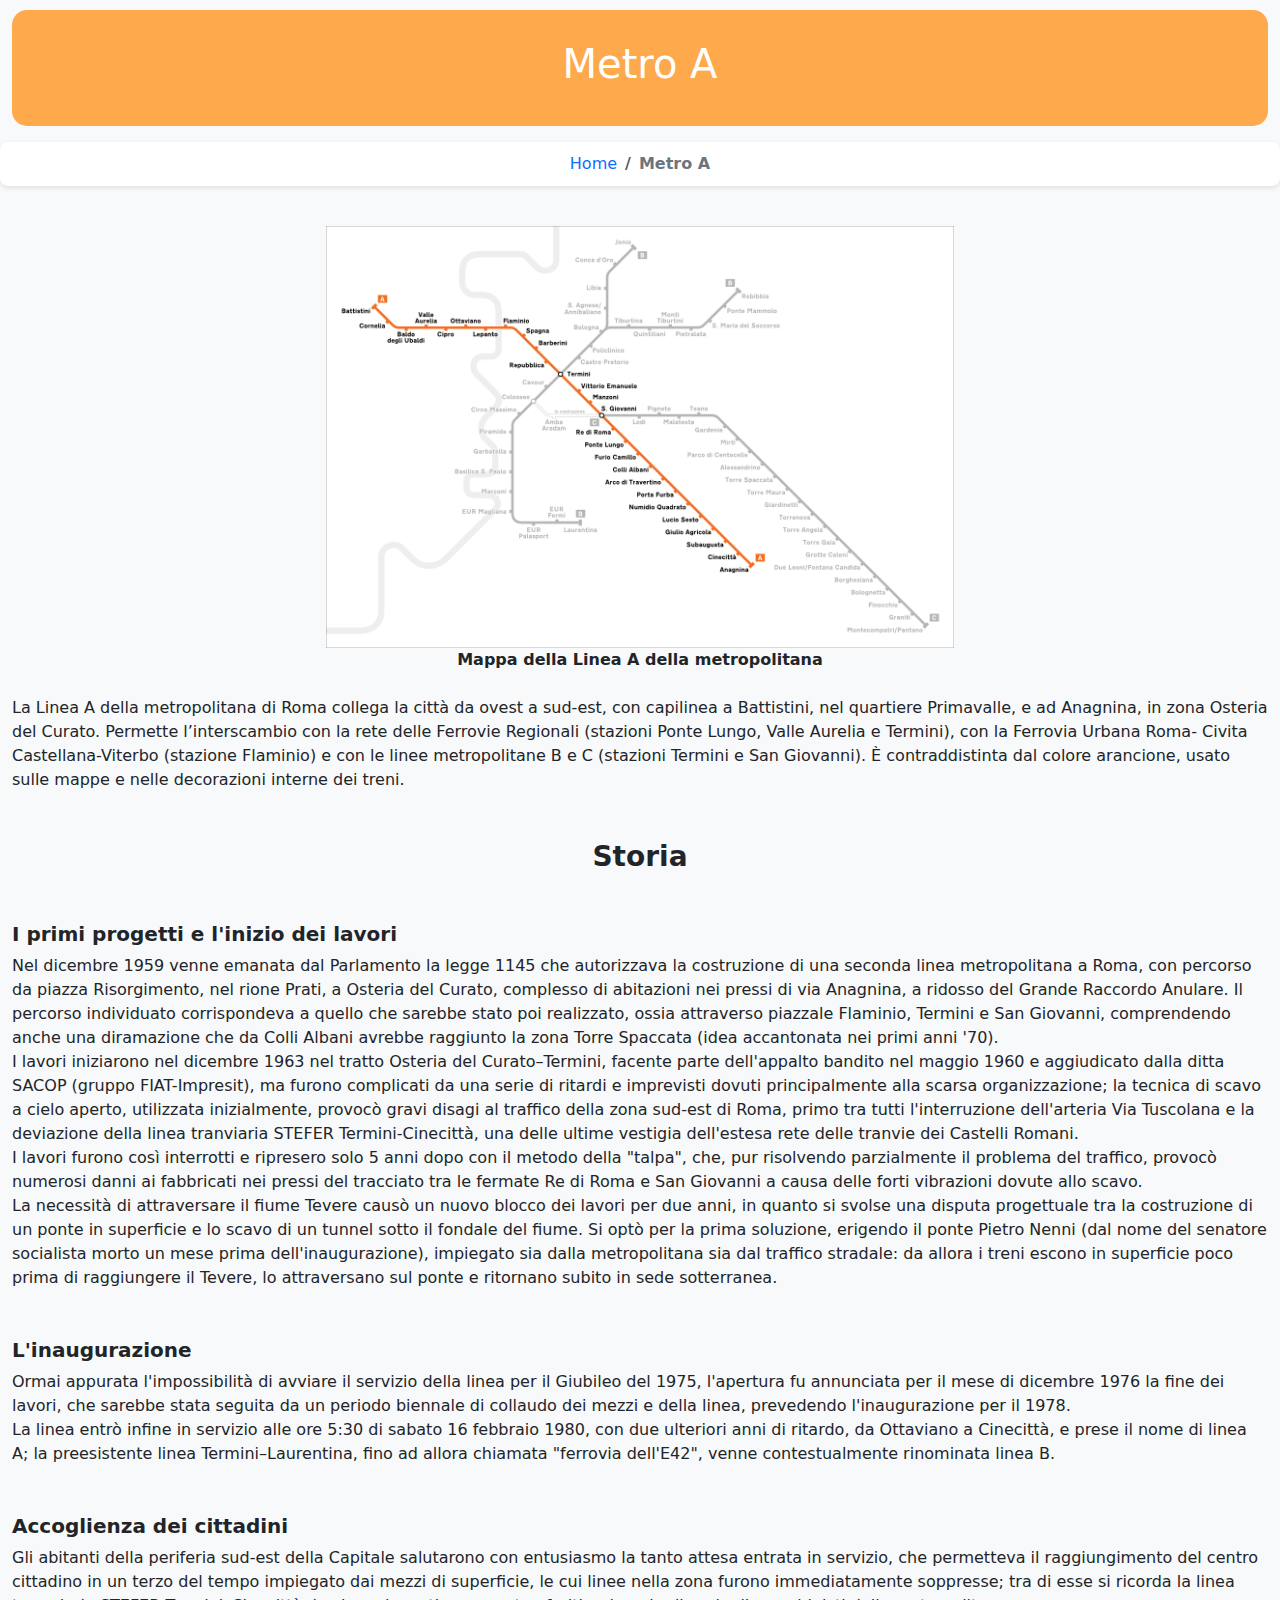
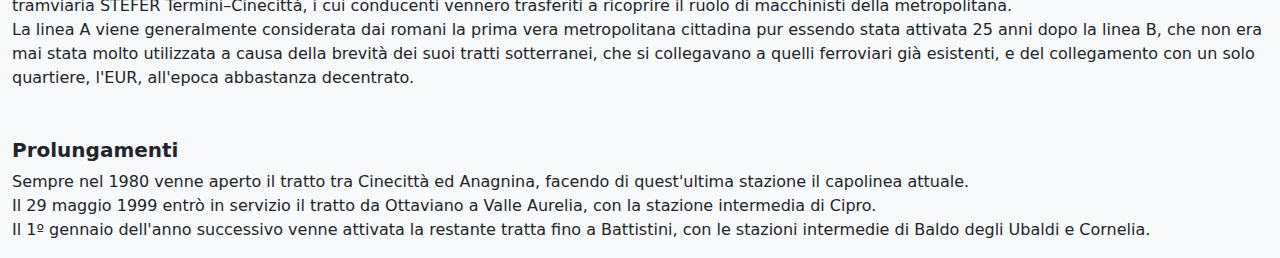
<file: pagine/Metro-A.html>
<!DOCTYPE html>
<html lang="it">

<head>
    <meta charset="UTF-8">
    <meta name="viewport" content="width=device-width, initial-scale=1.0">
    <link rel="stylesheet" href="../bootstrap/bootstrap.min.css">
    <script src="../js/bootstrap.bundle.min.js"></script>
    <link rel="stylesheet" href="../css/style.css">
    <link rel="icon" href="../img/MA100.jpeg">
    <title>Metro A</title>
</head>

<body>
    <!-- Header -->
    <div class="container-fluid">
        <header class="text-center header-a">
            <h1>Metro A</h1>
        </header>
    </div>
    <!-- Breadcrumb -->
    <div class="container-fluid text-center bc mt-3">
        <nav aria-label="breadcrumb">
            <ol class="breadcrumb justify-content-center">
                <li class="breadcrumb-item"><a href="../index.html">Home</a></li>
                <li class="breadcrumb-item active" aria-current="page">Metro A</li>
            </ol>
        </nav>
    </div>
    <!-- Foto mappa e descrizione foto -->
    <div class="container-fluid text-center">
        <img class="mt-4" src="../img/MappaLineaA.png" alt="Mappa della Metro A" style="width: 50%;">
        <p class="text-center"><strong>Mappa della Linea A della metropolitana</strong></p>
    </div>
    <!-- Descrizione linea -->
    <div class="container-fluid">
        <p class="mt-4">
            La Linea A della metropolitana di Roma collega la città da ovest a sud-est, con capilinea a
            Battistini, nel quartiere Primavalle, e ad Anagnina, in zona Osteria del Curato. Permette l’interscambio con
            la rete delle Ferrovie Regionali (stazioni Ponte Lungo, Valle Aurelia e Termini), con la Ferrovia Urbana
            Roma- Civita Castellana-Viterbo (stazione Flaminio) e con le linee metropolitane B e C (stazioni Termini e
            San Giovanni).
            È contraddistinta dal colore arancione, usato sulle mappe e nelle decorazioni interne dei treni.
        </p>
    </div>
    <!-- Storia -->
    <div class="container-fluid">
        <h3 class="mt-5 text-center"><b>Storia</b></h3>
        <h5 class="mt-5"><b>I primi progetti e l'inizio dei lavori</b></h5>
        <p>
            Nel dicembre 1959 venne emanata dal Parlamento la legge 1145 che autorizzava la costruzione di una seconda
            linea metropolitana a Roma, con percorso da piazza Risorgimento, nel rione Prati, a Osteria del Curato,
            complesso di abitazioni nei pressi di via Anagnina, a ridosso del Grande Raccordo Anulare. Il percorso
            individuato corrispondeva a quello che sarebbe stato poi realizzato, ossia attraverso piazzale Flaminio,
            Termini e San Giovanni, comprendendo anche una diramazione che da Colli Albani avrebbe raggiunto la zona
            Torre Spaccata (idea accantonata nei primi anni '70).<br>
            I lavori iniziarono nel dicembre 1963 nel tratto Osteria del Curato–Termini, facente parte dell'appalto
            bandito nel maggio 1960 e aggiudicato dalla ditta SACOP (gruppo FIAT-Impresit), ma furono complicati da
            una serie di ritardi e imprevisti dovuti principalmente alla scarsa organizzazione; la tecnica di scavo a
            cielo aperto, utilizzata inizialmente, provocò gravi disagi al traffico della zona sud-est di Roma, primo
            tra tutti l'interruzione dell'arteria Via Tuscolana e la deviazione della linea tranviaria STEFER
            Termini-Cinecittà, una delle ultime vestigia dell'estesa rete delle tranvie dei Castelli Romani.<br>
            I lavori furono così interrotti e ripresero solo 5 anni dopo con il metodo della "talpa", che, pur
            risolvendo parzialmente il problema del traffico, provocò numerosi danni ai fabbricati nei pressi del
            tracciato tra le fermate Re di Roma e San Giovanni a causa delle forti vibrazioni dovute allo scavo.<br>
            La necessità di attraversare il fiume Tevere causò un nuovo blocco dei lavori per due anni, in quanto si
            svolse una disputa progettuale tra la costruzione di un ponte in superficie e lo scavo di un tunnel sotto
            il fondale del fiume. Si optò per la prima soluzione, erigendo il ponte Pietro Nenni (dal nome del senatore
            socialista morto un mese prima dell'inaugurazione), impiegato sia dalla metropolitana sia dal traffico
            stradale: da allora i treni escono in superficie poco prima di raggiungere il Tevere, lo attraversano sul
            ponte e ritornano subito in sede sotterranea.
        </p>
        <h5 class="mt-5"><b>L'inaugurazione</b></h5>
        <p>
            Ormai appurata l'impossibilità di avviare il servizio della linea per il Giubileo del 1975, l'apertura
            fu annunciata per il mese di dicembre 1976 la fine dei lavori, che sarebbe stata seguita da un periodo
            biennale di collaudo dei mezzi e della linea, prevedendo l'inaugurazione per il 1978. <br>
            La linea entrò infine in servizio alle ore 5:30 di sabato 16 febbraio 1980, con due ulteriori anni di
            ritardo, da Ottaviano a Cinecittà, e prese il nome di linea A; la preesistente linea Termini–Laurentina,
            fino ad allora chiamata "ferrovia dell'E42", venne contestualmente rinominata linea B.
        </p>
        <h5 class="mt-5"><b>Accoglienza dei cittadini</b></h5>
        <p>
            Gli abitanti della periferia sud-est della Capitale salutarono con entusiasmo la tanto attesa entrata in
            servizio, che permetteva il raggiungimento del centro cittadino in un terzo del tempo impiegato dai mezzi di
            superficie, le cui linee nella zona furono immediatamente soppresse; tra di esse si ricorda la linea
            tramviaria STEFER Termini–Cinecittà, i cui conducenti vennero trasferiti a ricoprire il ruolo di macchinisti
            della metropolitana. <br>
            La linea A viene generalmente considerata dai romani la prima vera metropolitana cittadina pur essendo stata
            attivata 25 anni dopo la linea B, che non era mai stata molto utilizzata a causa della brevità dei suoi
            tratti sotterranei, che si collegavano a quelli ferroviari già esistenti, e del collegamento con un solo
            quartiere, l'EUR, all'epoca abbastanza decentrato.
        </p>
        <h5 class="mt-5"><b>Prolungamenti</b></h5>
        <p>
            Sempre nel 1980 venne aperto il tratto tra Cinecittà ed Anagnina, facendo di quest'ultima stazione il
            capolinea attuale. <br>
            Il 29 maggio 1999 entrò in servizio il tratto da Ottaviano a Valle Aurelia, con la stazione intermedia di
            Cipro. <br>
            Il 1º gennaio dell'anno successivo venne attivata la restante tratta fino a Battistini, con le stazioni
            intermedie di Baldo degli Ubaldi e Cornelia.
        </p>
    </div>

</body>

</html>
</file>
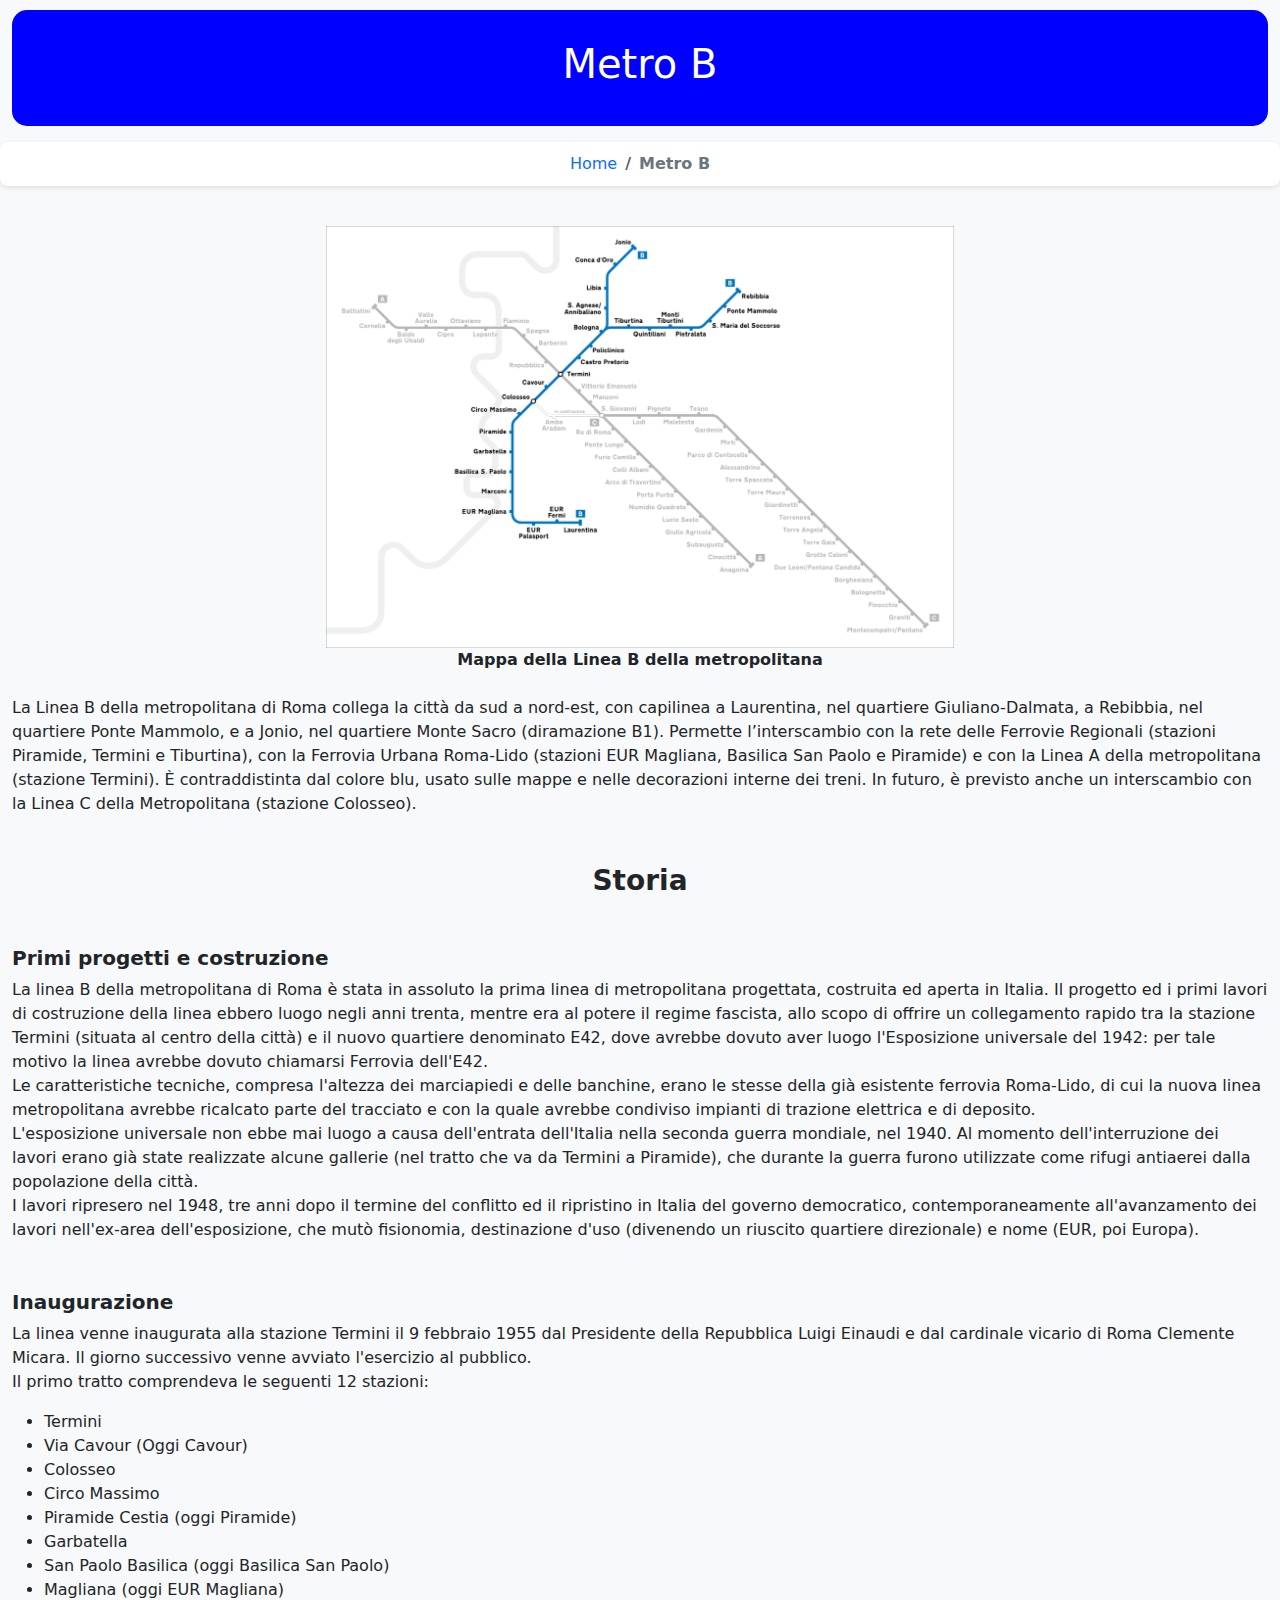
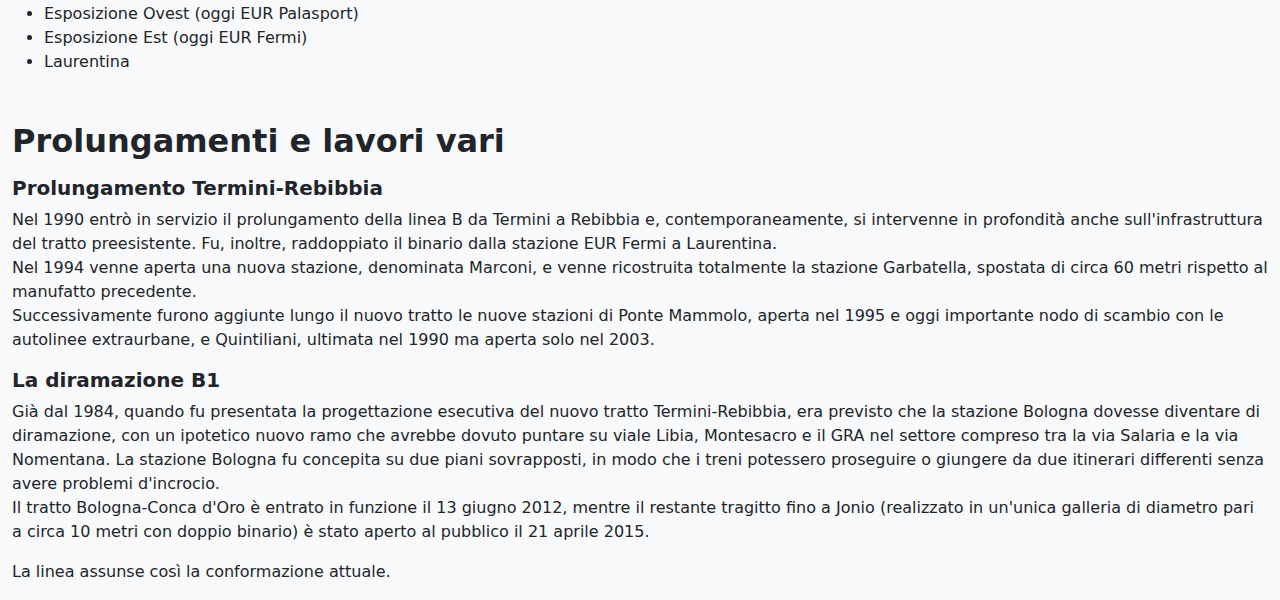
<file: pagine/Metro-B.html>
<!DOCTYPE html>
<html lang="en">

<head>
    <meta charset="UTF-8">
    <meta name="viewport" content="width=device-width, initial-scale=1.0">
    <link rel="stylesheet" href="../bootstrap/bootstrap.min.css">
    <script src="../js/bootstrap.bundle.min.js"></script>
    <link rel="stylesheet" href="../css/style.css">
    <link rel="icon" href="../img/MA100.jpeg">
    <title>Metro B</title>
</head>

<body>
    <!-- Header -->
    <div class="container-fluid">
        <header class="text-center header-b">
            <h1>Metro B</h1>
        </header>
    </div>
    <div class="container-fluid text-center bc mt-3">
        <nav aria-label="breadcrumb">
            <ol class="breadcrumb justify-content-center">
                <li class="breadcrumb-item"><a href="../index.html">Home</a></li>
                <li class="breadcrumb-item active" aria-current="page">Metro B</li>
            </ol>
        </nav>
    </div>
    <div class="container-fluid text-center">
        <img class="mt-4" src="../img/MappaLineaB.png" alt="Mappa della Metro A" style="width: 50%;">
        <p class="text-center"><strong>Mappa della Linea B della metropolitana</strong></p>
    </div>
    <div class="container-fluid">
        <p class="mt-4">La Linea B della metropolitana di Roma collega la città da sud a nord-est, con capilinea a
            Laurentina, nel quartiere Giuliano-Dalmata, a Rebibbia, nel quartiere Ponte Mammolo, e a Jonio, nel
            quartiere Monte Sacro (diramazione B1). Permette l’interscambio con la rete delle Ferrovie Regionali
            (stazioni Piramide, Termini e Tiburtina), con la Ferrovia Urbana Roma-Lido (stazioni EUR Magliana, Basilica
            San Paolo e Piramide) e con la Linea A della metropolitana (stazione Termini). È contraddistinta dal colore
            blu, usato sulle mappe e nelle decorazioni interne dei treni. In futuro, è previsto anche un interscambio
            con la Linea C della Metropolitana (stazione Colosseo).</p>
    </div>
    <div class="container-fluid">
        <h3 class="mt-5 text-center"><b>Storia</b></h3>
        <h5 class="mt-5"><b>Primi progetti e costruzione</b></h5>
        <p>
            La linea B della metropolitana di Roma è stata in assoluto la prima linea di metropolitana progettata,
            costruita ed
            aperta in Italia. Il progetto ed i primi lavori di costruzione della linea ebbero luogo negli anni trenta,
            mentre era
            al potere il regime fascista, allo scopo di offrire un collegamento rapido tra la stazione Termini (situata
            al centro
            della città) e il nuovo quartiere denominato E42, dove avrebbe dovuto aver luogo l'Esposizione universale
            del 1942:
            per tale motivo la linea avrebbe dovuto chiamarsi Ferrovia dell'E42.<br>
            Le caratteristiche tecniche, compresa l'altezza dei marciapiedi e delle banchine, erano le stesse della già
            esistente
            ferrovia Roma-Lido, di cui la nuova linea metropolitana avrebbe ricalcato parte del tracciato e con la quale
            avrebbe
            condiviso impianti di trazione elettrica e di deposito.<br>
            L'esposizione universale non ebbe mai luogo a causa dell'entrata dell'Italia nella seconda guerra mondiale,
            nel 1940.
            Al momento dell'interruzione dei lavori erano già state realizzate alcune gallerie (nel tratto che va da
            Termini a
            Piramide), che durante la guerra furono utilizzate come rifugi antiaerei dalla popolazione della città.<br>
            I lavori ripresero nel 1948, tre anni dopo il termine del conflitto ed il ripristino in Italia del governo
            democratico,
            contemporaneamente all'avanzamento dei lavori nell'ex-area dell'esposizione, che mutò fisionomia,
            destinazione d'uso
            (divenendo un riuscito quartiere direzionale) e nome (EUR, poi Europa).
        </p>
    </div>
    <div class="container-fluid">
        <h5 class="mt-5"><b>Inaugurazione</b></h5>
        <p>
            La linea venne inaugurata alla stazione Termini il 9 febbraio 1955 dal Presidente della Repubblica Luigi
            Einaudi e dal
            cardinale vicario di Roma Clemente Micara. Il giorno successivo venne avviato l'esercizio al pubblico.<br>
            Il primo tratto comprendeva le seguenti 12 stazioni:
        <ul>
            <li>Termini</li>
            <li>Via Cavour (Oggi Cavour)</li>
            <li>Colosseo</li>
            <li>Circo Massimo</li>
            <li>Piramide Cestia (oggi Piramide)</li>
            <li>Garbatella</li>
            <li>San Paolo Basilica (oggi Basilica San Paolo)</li>
            <li>Magliana (oggi EUR Magliana)</li>
            <li>Esposizione Ovest (oggi EUR Palasport)</li>
            <li>Esposizione Est (oggi EUR Fermi)</li>
            <li>Laurentina</li>
        </ul>
        </p>
        <h2 class="mt-5"><b>Prolungamenti e lavori vari</b></h2>
        <h5 class="mt-3"><b>Prolungamento Termini-Rebibbia</b></h5>
        <p>
            Nel 1990 entrò in servizio il prolungamento della linea B da Termini a Rebibbia e,
            contemporaneamente, si intervenne in profondità anche sull'infrastruttura del tratto
            preesistente. Fu, inoltre, raddoppiato il binario dalla stazione EUR Fermi a
            Laurentina.<br>
            Nel 1994 venne aperta una nuova stazione, denominata Marconi, e venne ricostruita
            totalmente la stazione Garbatella, spostata di circa 60 metri rispetto al manufatto
            precedente.<br>
            Successivamente furono aggiunte lungo il nuovo tratto le nuove stazioni di Ponte
            Mammolo, aperta nel 1995 e oggi importante nodo di scambio con le autolinee
            extraurbane, e Quintiliani, ultimata nel 1990 ma aperta solo nel 2003.
        </p>
        <h5 class="mt-3"><b>La diramazione B1</b></h5>
        <p>
            Già dal 1984, quando fu presentata la progettazione esecutiva del nuovo tratto
            Termini-Rebibbia, era previsto che la stazione Bologna dovesse diventare di
            diramazione, con un ipotetico nuovo ramo che avrebbe dovuto puntare su viale Libia,
            Montesacro e il GRA nel settore compreso tra la via Salaria e la via Nomentana.
            La stazione Bologna fu concepita su due piani sovrapposti, in modo che i treni
            potessero proseguire o giungere da due itinerari differenti senza avere problemi
            d'incrocio.<br>
            Il tratto Bologna-Conca d'Oro è entrato in funzione il 13 giugno 2012, mentre il
            restante tragitto fino a Jonio (realizzato in un'unica galleria di diametro pari a
            circa 10 metri con doppio binario) è stato aperto al pubblico il 21 aprile 2015.
        </p>
        <p>
            La linea assunse così la conformazione attuale.
        </p>
    </div>

</body>

</html>
</file>
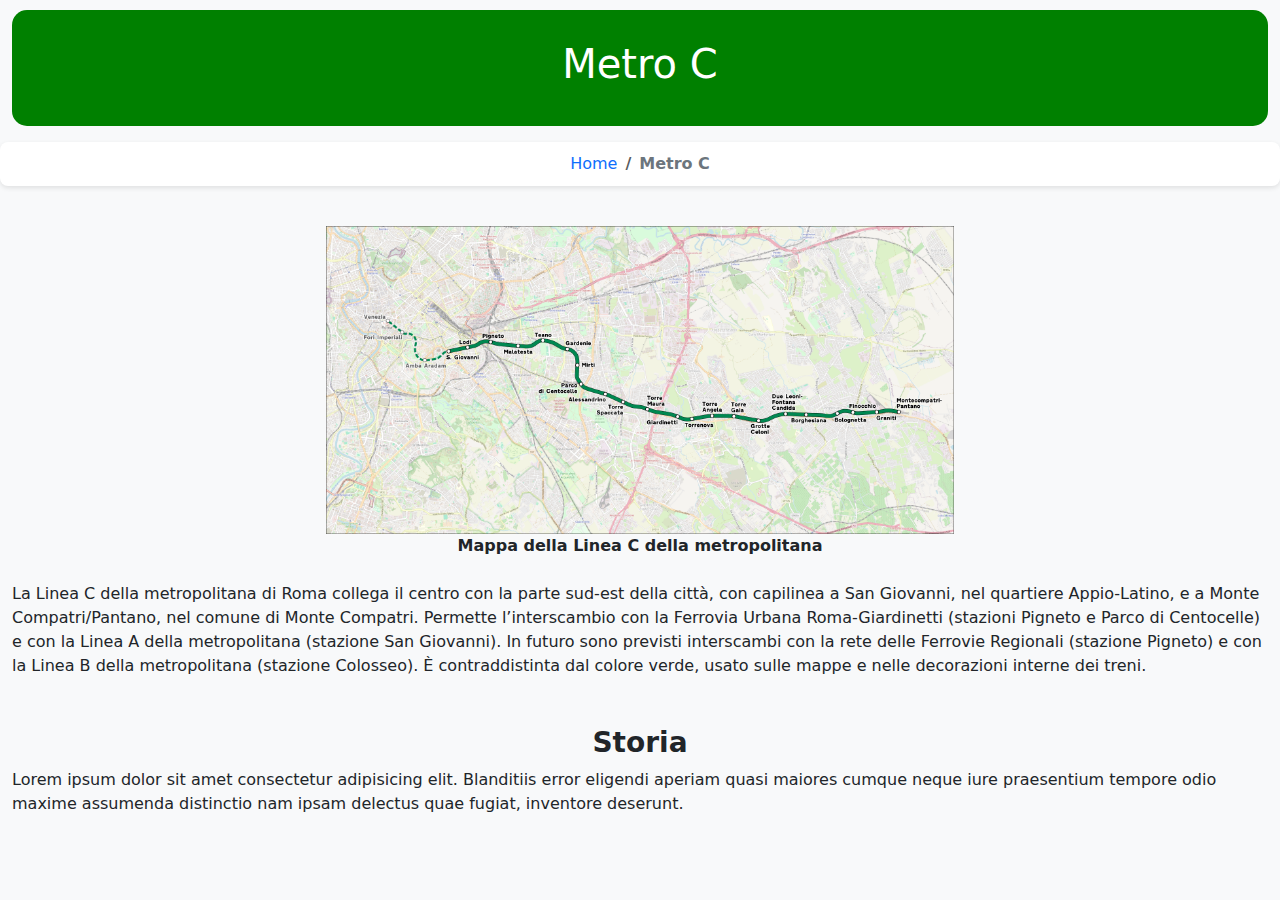
<file: pagine/Metro-C.html>
<!DOCTYPE html>
<html lang="en">

<head>
    <meta charset="UTF-8">
    <meta name="viewport" content="width=device-width, initial-scale=1.0">
    <link rel="stylesheet" href="../bootstrap/bootstrap.min.css">
    <script src="../js/bootstrap.bundle.min.js"></script>
    <link rel="stylesheet" href="../css/style.css">
    <link rel="icon" href="../img/MA100.jpeg">
    <title>Metro C</title>
</head>

<body>

    <div class="container-fluid">
        <header class="text-center header-c">
            <h1>Metro C</h1>
        </header>
    </div>
        <div class="container-fluid text-center bc mt-3">
        <nav aria-label="breadcrumb">
            <ol class="breadcrumb justify-content-center">
                <li class="breadcrumb-item"><a href="../index.html">Home</a></li>
                <li class="breadcrumb-item active" aria-current="page">Metro C</li>
            </ol>
        </nav>
    </div>
    <div class="container-fluid text-center">
        <img class="mt-4" src="../img/MappaLineaC.png" alt="Mappa della Metro A" style="width: 50%;">
        <p class="text-center"><strong>Mappa della Linea C della metropolitana</strong></p>
    </div>
    <div class="container-fluid">
        <p class="mt-4">La Linea C della metropolitana di Roma collega il centro con la parte sud-est della città, con
            capilinea a San Giovanni, nel quartiere Appio-Latino, e a Monte Compatri/Pantano, nel comune di Monte
            Compatri. Permette l’interscambio con la Ferrovia Urbana Roma-Giardinetti (stazioni Pigneto e Parco di
            Centocelle) e con la Linea A della metropolitana (stazione San Giovanni). In futuro sono previsti
            interscambi con la rete delle Ferrovie Regionali (stazione Pigneto) e con la Linea B della metropolitana
            (stazione Colosseo). È contraddistinta dal colore verde, usato sulle mappe e nelle decorazioni interne dei
            treni.</p>
    </div>
    <div class="container-fluid">
        <h3 class="mt-5 text-center"><b>Storia</b></h3>
        <p>
            Lorem ipsum dolor sit amet consectetur adipisicing elit. Blanditiis error eligendi aperiam quasi maiores
            cumque neque iure praesentium tempore odio maxime assumenda distinctio nam ipsam delectus quae fugiat,
            inventore deserunt.
        </p>
    </div>
</body>

</html>
</file>
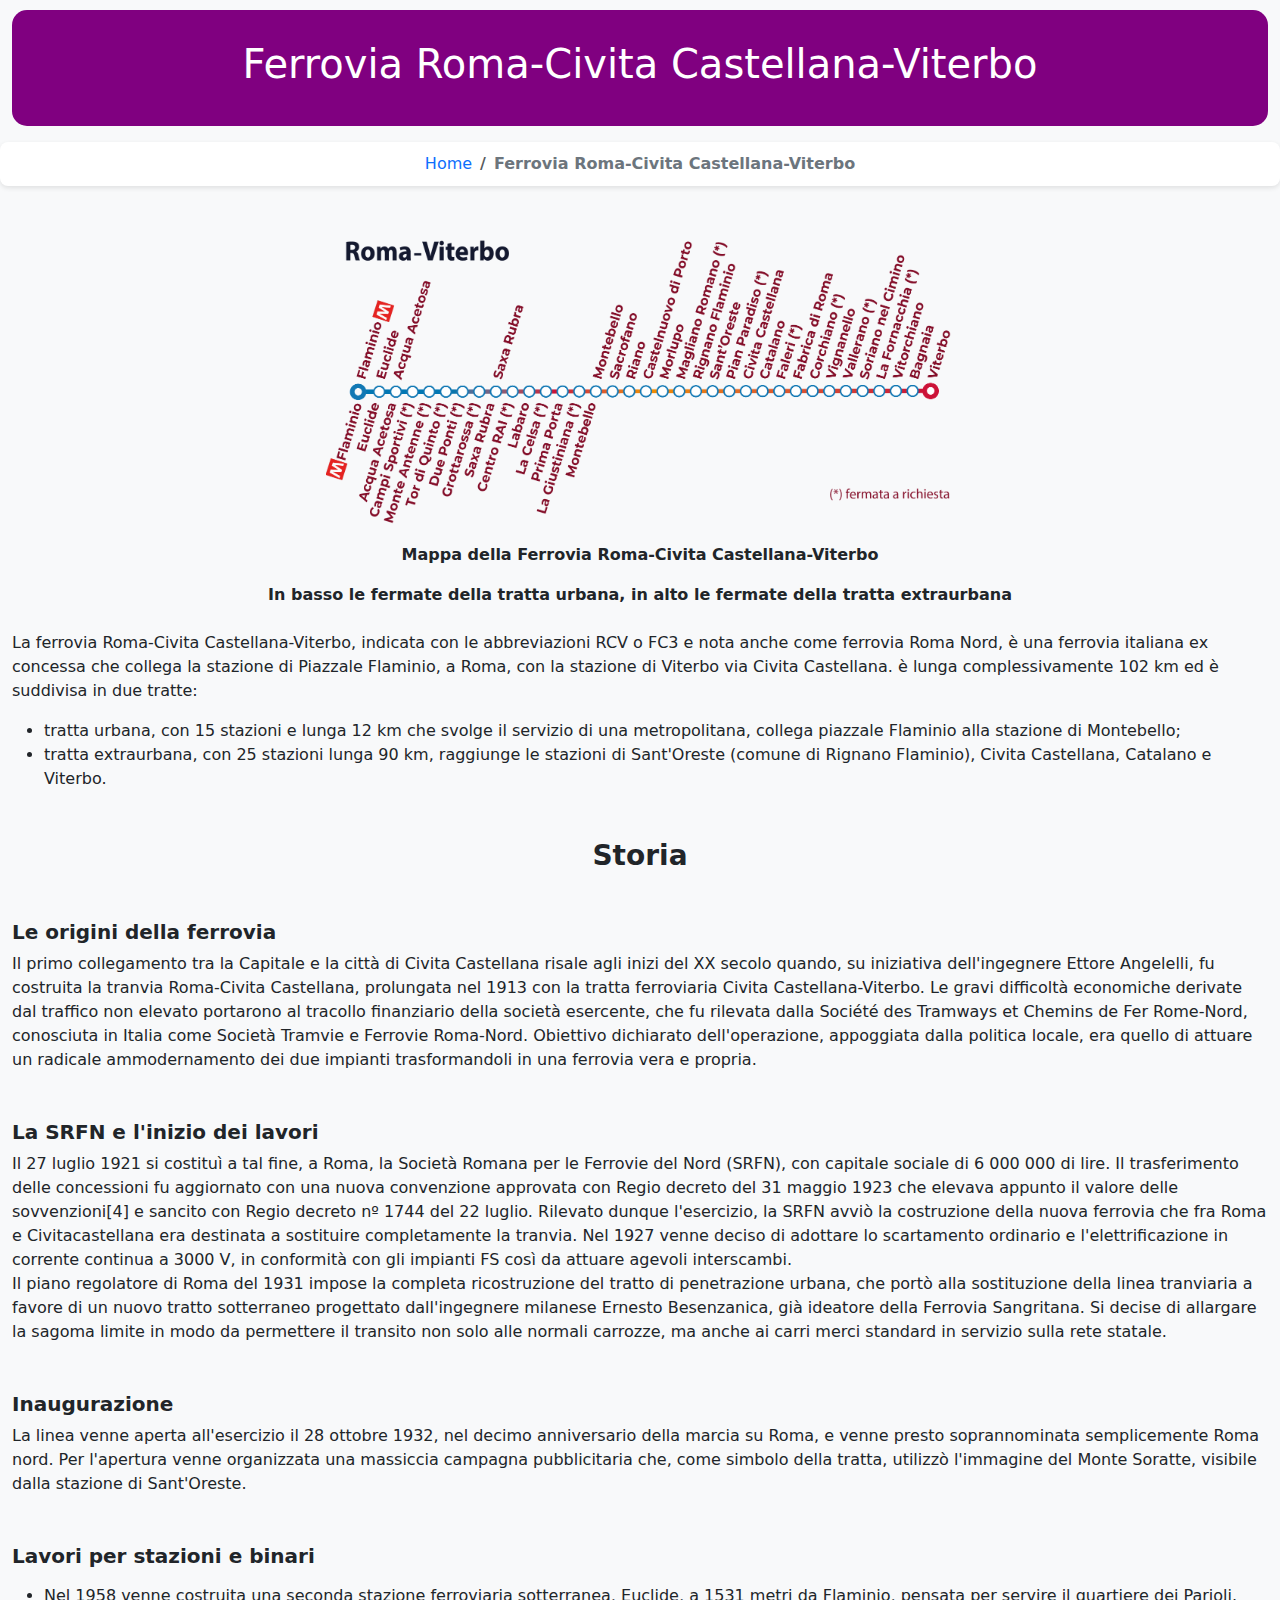
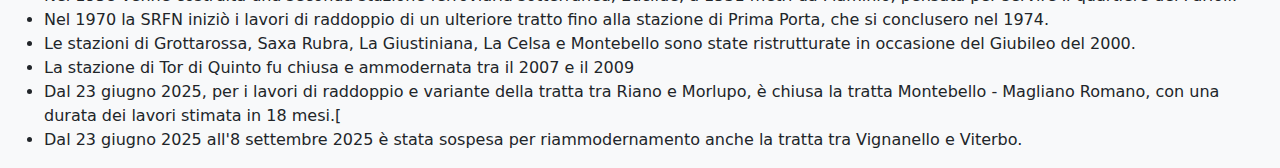
<file: pagine/viterbo.html>
<!DOCTYPE html>
<html lang="it">

<head>
    <meta charset="UTF-8">
    <meta name="viewport" content="width=device-width, initial-scale=1.0">
    <link rel="stylesheet" href="../bootstrap/bootstrap.min.css">
    <script src="../js/bootstrap.bundle.min.js"></script>
    <link rel="stylesheet" href="../css/style.css">
    <link rel="icon" href="../img/MA100.jpeg">
    <title>Ferrovia Roma-Civita Castellana-Viterbo</title>
</head>

<body>
    <!-- Header -->
    <div class="container-fluid">
        <header class="text-center header-viterbo">
            <h1>Ferrovia Roma-Civita Castellana-Viterbo</h1>
        </header>
    </div>
    <!-- Breadcrumb -->
    <div class="container-fluid text-center bc mt-3">
        <nav aria-label="breadcrumb">
            <ol class="breadcrumb justify-content-center">
                <li class="breadcrumb-item"><a href="../index.html">Home</a></li>
                <li class="breadcrumb-item active" aria-current="page">Ferrovia Roma-Civita Castellana-Viterbo</li>
            </ol>
        </nav>
    </div>
    <!-- Foto mappa e descrizione foto -->
    <div class="container-fluid text-center">
        <img class="mt-4" src="../img/mappa-viterbo.png" alt="Mappa della Metro A" style="width: 50%;">
        <p class="text-center"><strong>Mappa della Ferrovia Roma-Civita Castellana-Viterbo</strong></p>
        <p><b>In basso le fermate della tratta urbana, in alto le fermate della tratta extraurbana</b></p>
    </div>
    <!-- Descrizione linea -->
    <div class="container-fluid">
        <p class="mt-4">
            La ferrovia Roma-Civita Castellana-Viterbo, indicata con le abbreviazioni RCV o FC3 e nota anche come
            ferrovia Roma Nord,
            è una ferrovia italiana ex concessa che collega la stazione di Piazzale Flaminio, a Roma, con la stazione di
            Viterbo via
            Civita Castellana. è lunga complessivamente 102 km ed è suddivisa in due tratte:
        <ul>
            <li>
                tratta urbana, con 15 stazioni e lunga 12 km che svolge il servizio di una metropolitana, collega
                piazzale
                Flaminio alla stazione di Montebello;
            </li>
            <li>
                tratta extraurbana, con 25 stazioni lunga 90 km, raggiunge le stazioni di Sant'Oreste (comune di Rignano
                Flaminio), Civita Castellana, Catalano e Viterbo.
            </li>
        </ul>

        </p>
    </div>
    <!-- Storia -->
    <div class="container-fluid">
        <h3 class="mt-5 text-center"><b>Storia</b></h3>
        <h5 class="mt-5"><b>Le origini della ferrovia</b></h5>
        <p>
            Il primo collegamento tra la Capitale e la città di Civita Castellana risale agli inizi del XX secolo
            quando, su
            iniziativa dell'ingegnere Ettore Angelelli, fu costruita la tranvia Roma-Civita Castellana, prolungata nel
            1913 con la
            tratta ferroviaria Civita Castellana-Viterbo. Le gravi difficoltà economiche derivate dal traffico non
            elevato
            portarono al tracollo finanziario della società esercente, che fu rilevata dalla Société des Tramways et
            Chemins de
            Fer Rome-Nord, conosciuta in Italia come Società Tramvie e Ferrovie Roma-Nord. Obiettivo dichiarato
            dell'operazione,
            appoggiata dalla politica locale, era quello di attuare un radicale ammodernamento dei due impianti
            trasformandoli in
            una ferrovia vera e propria.
        </p>
        <h5 class="mt-5"><b>La SRFN e l'inizio dei lavori</b></h5>
        <p>
            Il 27 luglio 1921 si costituì a tal fine, a Roma, la Società Romana per le Ferrovie del Nord (SRFN), con
            capitale
            sociale di 6 000 000 di lire. Il trasferimento delle concessioni fu aggiornato con una nuova convenzione
            approvata con
            Regio decreto del 31 maggio 1923 che elevava appunto il valore delle sovvenzioni[4] e sancito con Regio
            decreto
            nº 1744 del 22 luglio. Rilevato dunque l'esercizio, la SRFN avviò la costruzione della nuova ferrovia che
            fra Roma e
            Civitacastellana era destinata a sostituire completamente la tranvia. Nel 1927 venne deciso di adottare lo
            scartamento
            ordinario e l'elettrificazione in corrente continua a 3000 V, in conformità con gli impianti FS così da
            attuare
            agevoli interscambi.<br>
            Il piano regolatore di Roma del 1931 impose la completa ricostruzione del tratto di penetrazione
            urbana, che portò alla sostituzione della linea tranviaria a favore di un nuovo tratto sotterraneo
            progettato dall'ingegnere
            milanese Ernesto Besenzanica, già ideatore della Ferrovia Sangritana. Si decise di allargare la sagoma
            limite in modo da
            permettere il transito non solo alle normali carrozze, ma anche ai carri merci standard in servizio sulla
            rete statale.
        </p>
        <h5 class="mt-5"><b>Inaugurazione</b></h5>
        <p>
            La linea venne aperta all'esercizio il 28 ottobre 1932, nel decimo anniversario della marcia su Roma, e
            venne presto
            soprannominata semplicemente Roma nord. Per l'apertura venne organizzata una massiccia campagna
            pubblicitaria che, come
            simbolo della tratta, utilizzò l'immagine del Monte Soratte, visibile dalla stazione di Sant'Oreste.
        </p>
        <h5 class="mt-5"><b>Lavori per stazioni e binari</b></h5>
        <p>
        <ul>
            <li>
                Nel 1958 venne costruita una seconda stazione ferroviaria sotterranea, Euclide, a 1531 metri da
                Flaminio,
                pensata per servire il quartiere dei Parioli.
            </li>
            <li>
                Nel 1970 la SRFN iniziò i lavori di raddoppio di un ulteriore tratto fino alla stazione di Prima Porta,
                che si conclusero nel 1974.
            </li>
            <li>
                Le stazioni di Grottarossa, Saxa Rubra, La Giustiniana, La Celsa e Montebello sono state ristrutturate
                in occasione del Giubileo del 2000.
            </li>
            <li>
                La stazione di Tor di Quinto fu chiusa e ammodernata tra il 2007 e il 2009
            </li>
            <li>
                Dal 23 giugno 2025, per i lavori di raddoppio e variante della tratta tra Riano e Morlupo, è chiusa la
                tratta Montebello - Magliano Romano, con una durata dei lavori stimata in 18 mesi.[
            </li>
            <li>
                Dal 23 giugno 2025 all'8 settembre 2025 è stata sospesa per riammodernamento anche la tratta tra
                Vignanello e Viterbo.
            </li>
        </ul>
        </p>
    </div>

</body>

</html>
</file>
<file: css/style-min.css>
body{background-color:#f8f9fa}header{margin-top:10px}.headerhome{background:linear-gradient(90deg,#0d6efd,#0b5ed7);color:white;padding:30px 0;border-radius:15px 15px}.header-a{background-color:#ffa94d;color:white;padding:30px 0;border-radius:15px 15px}.header-b{background-color:blue;color:white;padding:30px 0;border-radius:15px 15px}.header-c{background-color:green;color:white;padding:30px 0;border-radius:15px 15px}.header-giardinetti{background-color:yellowgreen;color:white;padding:30px 0;border-radius:15px 15px}.header-lido{background-color:skyblue;color:white;padding:30px 0;border-radius:15px 15px}.header-viterbo{background-color:purple;color:white;padding:30px 0;border-radius:15px 15px}.header-fl1{background-color:skyblue;color:white;padding:30px 0;border-radius:15px 15px}.header-fl2{background-color:blue;color:white;padding:30px 0;border-radius:15px 15px}.header-fl3{background-color:brown;color:white;padding:30px 0;border-radius:15px 15px}.header-fl4{background-color:#b87a3d;color:white;padding:30px 0;border-radius:15px 15px}.header-fl5{background-color:yellowgreen;color:white;padding:30px 0;border-radius:15px 15px}.header-fl6{background-color:rosybrown;color:white;padding:30px 0;border-radius:15px 15px}.header-fl7{background-color:lightgreen;color:white;padding:30px 0;border-radius:15px 15px}.header-fl8{background-color:#49B05F;color:white;padding:30px 0;border-radius:15px 15px}.bc{margin:0;padding:0}.breadcrumb{background-color:#ffffff;padding:10px 20px;border-radius:8px;box-shadow:0 2px 5px rgba(0,0,0,.1)}.breadcrumb-item a{color:#0d6efd;text-decoration:none;font-weight:500}.breadcrumb-item a:hover{color:#0a58ca;text-decoration:underline}.breadcrumb-item.active{color:#6c757d;font-weight:bold}.card{color:#212529;transition:transform .2s,box-shadow .2s;box-shadow:0 2px 8px rgba(0,0,0,.1)}.card:hover{transform:translateY(-5px);box-shadow:0 6px 12px rgba(0,0,0,.15)}.card-a{background-color:#ffd8a8;border:2px solid #ffa94d}.card-b{background-color:#cce5ff;border:2px solid #66b2ff}.card-c{background-color:#ccffcc;border:2px solid #66cc66}.card-lido{background-color:#ccf5ff;border:2px solid #66d9ff}.card-giardinetti{background-color:#ffffcc;border:2px solid #ffeb33}.card-viterbo{background-color:#eccfff;border:2px solid #a366ff}.card-title-long{font-size:1.10rem}.card-fl1{background-color:#b0d4f1;border:2px solid #7cb4e0}.card-fl2{background-color:#cce5ff;;border:2px solid #e58bbf}.card-fl3{background-color:#cc9966;border:2px solid #b57f4b}.card-fl4{background-color:#e6cba8;border:2px solid #d7b98c}.card-fl5{background-color:#c8e3c2;border:2px solid #9fcf94}.card-fl6{background-color:#E89DBD;border:2px solid pink}.card-fl7{background-color:#ffc9a1;border:2px solid #f5a574}.card-fl8{background-color:#b5b2f3;border:2px solid #918be3}.footer-custom{background-color:#444444;color:white}.footer-custom h5{font-weight:bold;margin-bottom:10px}.footer-custom p{margin-bottom:8px;font-size:.95rem}a{text-decoration:none}a:hover{text-decoration:underline}
</file>
<file: css/style.css>
body {
  background-color: #f8f9fa;
}

/* Headers */
header{
  margin-top: 10px;
}
.headerhome {
  background: linear-gradient(90deg, #0d6efd, #0b5ed7);
  color: white;
  padding: 30px 0;
  border-radius: 15px 15px;
}
.header-a {
  background-color: #ffa94d;
  color: white;
  padding: 30px 0;
  border-radius: 15px 15px;
}
.header-b{
  background-color: blue;
  color: white;
  padding: 30px 0;
  border-radius: 15px 15px;
}
.header-c{
  background-color: green;
  color: white;
  padding: 30px 0;
  border-radius: 15px 15px;
}
.header-giardinetti{
  background-color: yellowgreen;
  color: white;
  padding: 30px 0;
  border-radius: 15px 15px;
}
.header-lido{
  background-color: skyblue;
  color: white;
  padding: 30px 0;
  border-radius: 15px 15px;
}
.header-viterbo{
  background-color: purple;
  color: white;
  padding: 30px 0;
  border-radius: 15px 15px;
}
.header-fl1{
  background-color: skyblue;
  color: white;
  padding: 30px 0;
  border-radius: 15px 15px; 
}
.header-fl2{
  background-color: blue;
  color: white;
  padding: 30px 0;
  border-radius: 15px 15px; 
}
.header-fl3{
  background-color: brown;
  color: white;
  padding: 30px 0;
  border-radius: 15px 15px;
}
.header-fl4{
  background-color: #b87a3d;
  color: white;
  padding: 30px 0;
  border-radius: 15px 15px;
}
.header-fl5{
  background-color: yellowgreen;
  color: white;
  padding: 30px 0;
  border-radius: 15px 15px;
}

.header-fl6{
  background-color: rosybrown;
  color: white;
  padding: 30px 0;
  border-radius: 15px 15px;
}
.header-fl7{
  background-color: lightgreen;
  color: white;
  padding: 30px 0;
  border-radius: 15px 15px;
}
.header-fl8{
  background-color: #49B05F;
  color: white;
  padding: 30px 0;
  border-radius: 15px 15px;
}

/* Breadcrumb */
.bc {
  margin: 0;
  padding: 0;
}

.breadcrumb {
  background-color: #ffffff;
  padding: 10px 20px;
  border-radius: 8px;
  box-shadow: 0 2px 5px rgba(0, 0, 0, 0.1);
}

.breadcrumb-item a {
  color: #0d6efd; /* blu Bootstrap */
  text-decoration: none;
  font-weight: 500;
}

.breadcrumb-item a:hover {
  color: #0a58ca; /* blu più scuro */
  text-decoration: underline;
}

.breadcrumb-item.active {
  color: #6c757d; /* grigio per la pagina corrente */
  font-weight: bold;
}

/* Cards */
.card {
  color: #212529; 
  transition: transform 0.2s, box-shadow 0.2s;
  box-shadow: 0 2px 8px rgba(0, 0, 0, 0.1);
}

.card:hover {
  transform: translateY(-5px);
  box-shadow: 0 6px 12px rgba(0, 0, 0, 0.15);
}
.card-a {
  background-color: #ffd8a8;
  border: 2px solid #ffa94d;
}
.card-b {
  background-color: #cce5ff; /* blu chiaro */
  border: 2px solid #66b2ff;
}

.card-c {
  background-color: #ccffcc; /* verde chiaro */
  border: 2px solid #66cc66;
}

.card-lido {
  background-color: #ccf5ff; /* Azzurro chiaro */
  border: 2px solid #66d9ff; 
}

.card-giardinetti {
  background-color: #ffffcc; /* Giallo pastello */
  border: 2px solid #ffeb33; 
}

.card-viterbo {
  background-color: #eccfff; /* Viola pastello */
  border: 2px solid #a366ff; 
}
.card-title-long {
  font-size: 1.10rem; 
}
.card-fl1 { 
  background-color: #b0d4f1; 
  border: 2px solid #7cb4e0; 
} 
.card-fl2 { 
  background-color: #cce5ff;; 
  border: 2px solid #e58bbf; 
} 
.card-fl3 { 
  background-color: #cc9966; 
  border: 2px solid #b57f4b; 
} 
.card-fl4 { 
  background-color: #e6cba8; 
  border: 2px solid #d7b98c; 
} 
.card-fl5 { 
  background-color: #c8e3c2; 
  border: 2px solid #9fcf94; 
} 
.card-fl6 { 
  background-color: #f5e0b3; 
  border: 2px solid #e2c97f; 
}  
.card-fl7 { 
  background-color: #ffc9a1; 
  border: 2px solid #f5a574; 
} 
.card-fl8 { 
  background-color: 
  #b5b2f3; border: 2px solid #918be3; 
}




/* Footer */
.footer-custom {
  background-color: #444444; 
  color: white;
}

.footer-custom h5 {
  font-weight: bold;
  margin-bottom: 10px;
}

.footer-custom p {
  margin-bottom: 8px;
  font-size: 0.95rem;
}



/* Links */
a{
  text-decoration: none;
}
a:hover{
  text-decoration: underline;
}
</file>
